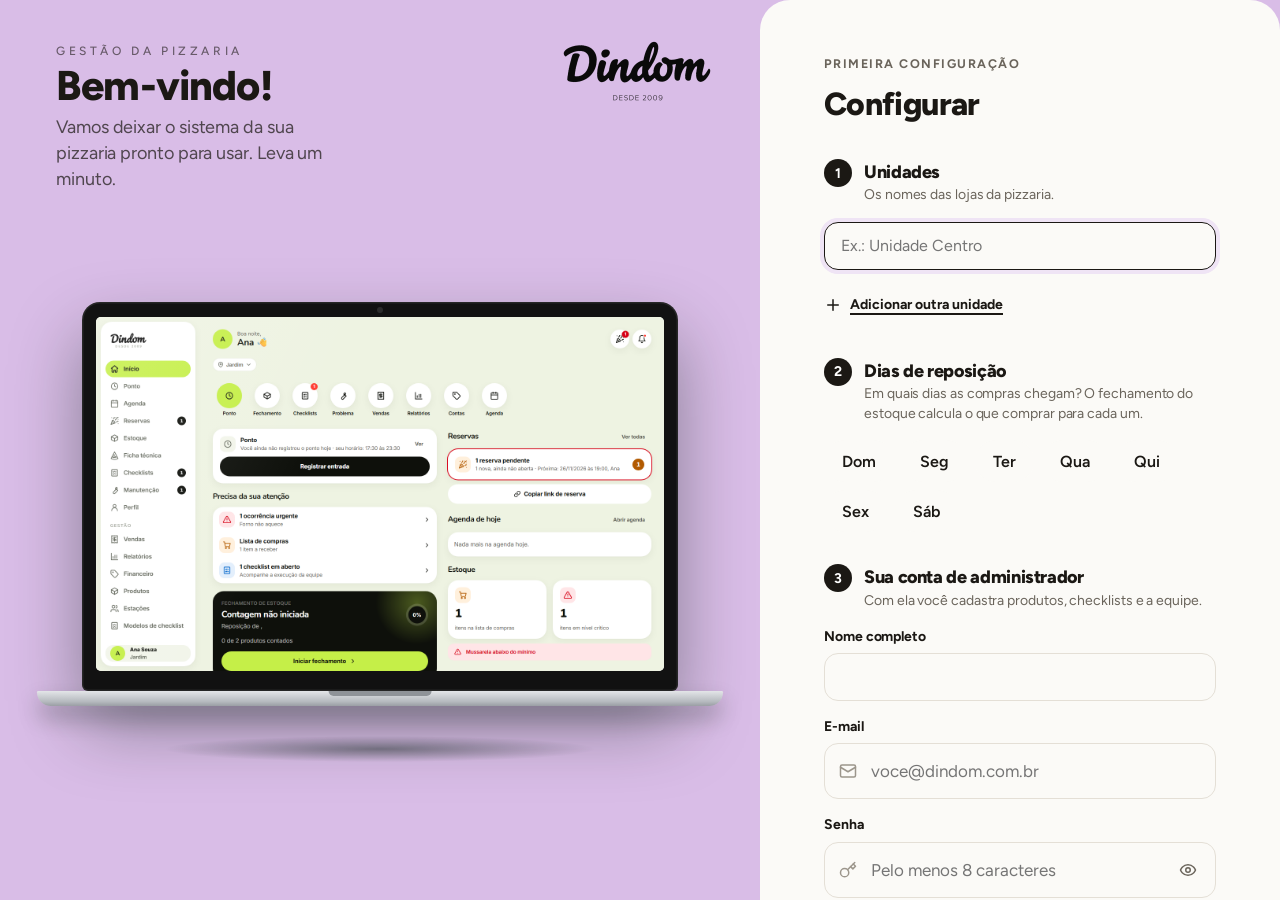
<file: index.html>
<!doctype html>
<html lang="pt-BR">
<head>
  <meta charset="utf-8">
  <meta name="viewport" content="width=device-width, initial-scale=1, viewport-fit=cover">
  <title>Dindom</title>
  <meta name="theme-color" content="#f3f0ea" media="(prefers-color-scheme: light)">
  <meta name="theme-color" content="#161412" media="(prefers-color-scheme: dark)">
  <meta name="mobile-web-app-capable" content="yes">
  <meta name="apple-mobile-web-app-capable" content="yes">
  <meta name="apple-mobile-web-app-status-bar-style" content="default">
  <meta name="apple-mobile-web-app-title" content="Dindom">
  <link rel="manifest" href="manifest.webmanifest">
  <link rel="icon" href="icons/icon-64.png" type="image/png">
  <link rel="apple-touch-icon" href="icons/icon-180.png">
  <link rel="preconnect" href="https://fonts.googleapis.com">
  <link rel="preconnect" href="https://fonts.gstatic.com" crossorigin>
  <link rel="stylesheet" href="https://fonts.googleapis.com/css2?family=Figtree:wght@400;500;600;700;800;900&display=swap">
  <link rel="stylesheet" href="css/tokens.css">
  <link rel="stylesheet" href="css/app.css">
  <link rel="stylesheet" href="css/screens.css">
  <link rel="stylesheet" href="css/agenda.css">
  <link rel="stylesheet" href="css/nota.css">
  <link rel="stylesheet" href="css/ponto.css">
  <link rel="stylesheet" href="css/login.css">
  <link rel="stylesheet" href="css/cmv.css">
  <link rel="stylesheet" href="css/relatorios.css">
  <link rel="stylesheet" href="css/desktop.css">
  <link rel="stylesheet" href="css/brand.css">
  <link rel="stylesheet" href="css/tema.css">
</head>
<body>
  <!-- Abertura: só a logo aparecendo. Toque para pular. -->
  <div id="splash" aria-hidden="true"><img src="icons/logo-black.png" alt=""></div>
  <div id="app"></div>
  <nav id="nav" class="nav" aria-label="Navegação principal"></nav>
  <div id="toasts" class="toasts" aria-live="polite"></div>

  <script src="js/icons.js"></script>
  <script src="js/vendor/supabase.js"></script>
  <script src="js/config.js"></script>
  <script src="js/data.js"></script>
  <script src="js/cloud.js"></script>
  <script src="js/ui.js"></script>
  <script src="js/geo.js"></script>
  <script src="js/auth.js"></script>
  <script src="js/media.js"></script>
  <script src="js/nfce.js"></script>
  <script src="js/ponto-core.js"></script>
  <script src="js/ponto-export.js"></script>
  <script src="js/screens/home.js"></script>
  <script src="js/screens/fechamento.js"></script>
  <script src="js/screens/estoque.js"></script>
  <script src="js/screens/nota-scan.js"></script>
  <script src="js/screens/nota.js"></script>
  <script src="js/screens/precos.js"></script>
  <script src="js/screens/checklists.js"></script>
  <script src="js/screens/manutencao.js"></script>
  <script src="js/screens/perfil.js"></script>
  <script src="js/agenda/core.js"></script>
  <script src="js/agenda/views.js"></script>
  <script src="js/agenda/form.js"></script>
  <script src="js/agenda/drag.js"></script>
  <script src="js/screens/agenda.js"></script>
  <script src="js/screens/reservas.js"></script>
  <script src="js/screens/equipe.js"></script>
  <script src="js/screens/ponto.js"></script>
  <script src="js/screens/ponto-equipe.js"></script>
  <script src="js/screens/login.js"></script>
  <script src="js/screens/setup.js"></script>
  <script src="js/screens/produtos.js"></script>
  <script src="js/screens/estacoes.js"></script>
  <script src="js/screens/checklist-edit.js"></script>
  <script src="js/screens/vendas-insights.js"></script>
  <script src="js/screens/vendas.js"></script>
  <script src="js/cmv-core.js"></script>
  <script src="js/cmv-seed.js"></script>
  <script src="js/fin-core.js"></script>
  <script src="js/screens/cmv.js"></script>
  <script src="js/screens/financeiro.js"></script>
  <script src="js/contas.js"></script>
  <script src="js/charts.js"></script>
  <script src="js/rel-core.js"></script>
  <script src="js/screens/relatorios.js"></script>
  <script src="js/alerts.js"></script>
  <script src="js/app.js"></script>
</body>
</html>
</file>
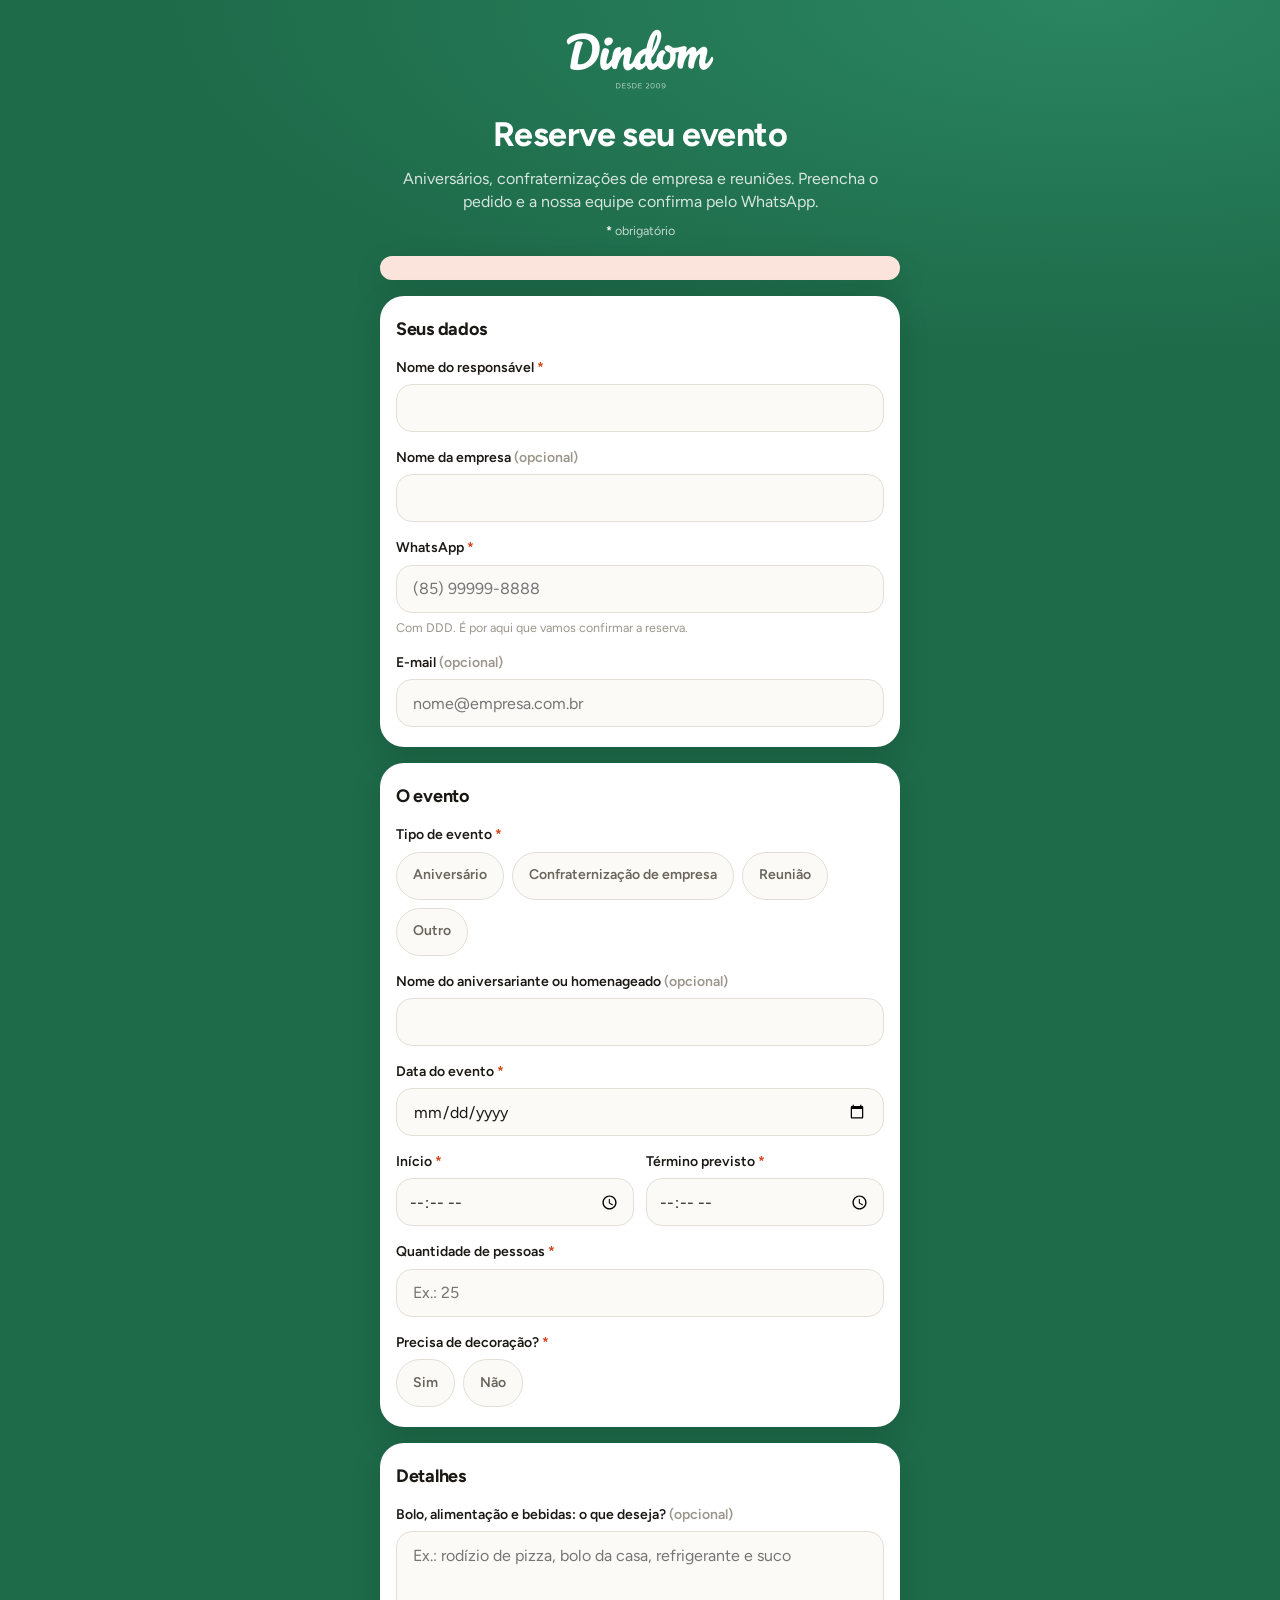
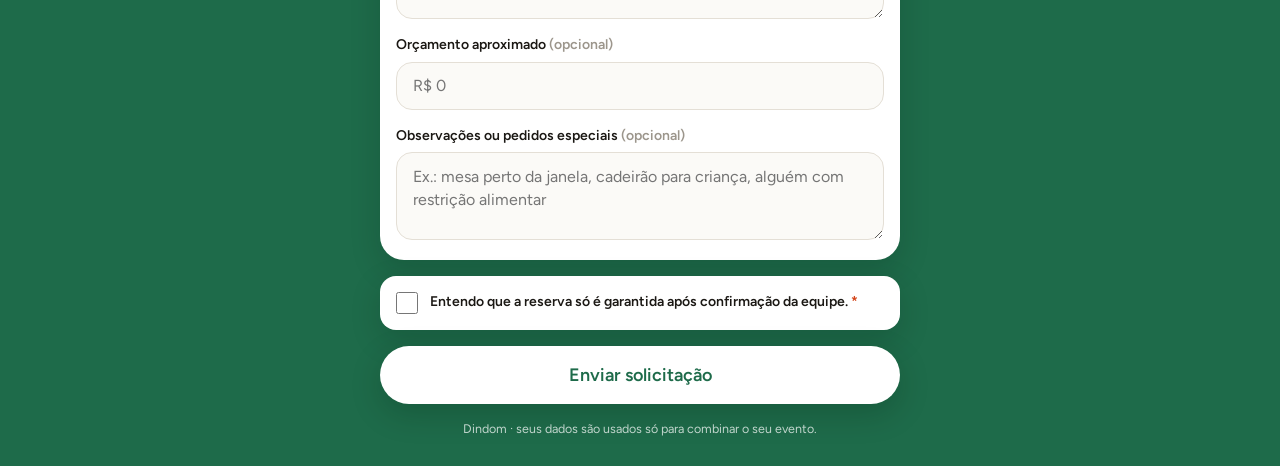
<file: reserva/index.html>
<!doctype html>
<!-- Sempre no tema claro: questionário em cartões brancos sobre o verde da marca, como a tela de entrada. -->
<html lang="pt-BR" data-theme="light">
<head>
  <meta charset="utf-8">
  <meta name="viewport" content="width=device-width, initial-scale=1, viewport-fit=cover">
  <title>Reservas · Dindom</title>
  <meta name="description" content="Reserve aniversários, confraternizações e eventos na Dindom.">
  <meta name="theme-color" content="#1e6b4a">
  <meta property="og:title" content="Reservas · Dindom">
  <meta property="og:description" content="Aniversários, confraternizações e eventos. Preencha e a equipe confirma pelo WhatsApp.">
  <meta property="og:image" content="../icons/icon-512.png">
  <link rel="icon" href="../icons/icon-64.png" type="image/png">
  <link rel="apple-touch-icon" href="../icons/icon-180.png">
  <link rel="preconnect" href="https://fonts.googleapis.com">
  <link rel="preconnect" href="https://fonts.gstatic.com" crossorigin>
  <link rel="stylesheet" href="https://fonts.googleapis.com/css2?family=Montserrat:wght@500;600;700&family=Figtree:wght@400;500;550;600;650;700&display=swap">
  <!-- Caminhos com "../": funcionam tanto em /reserva quanto em /reserva/ -->
  <link rel="stylesheet" href="../css/tokens.css">
  <link rel="stylesheet" href="../css/app.css">
  <link rel="stylesheet" href="../css/brand.css">
  <link rel="stylesheet" href="../reserva/reserva.css">
</head>
<body>
  <main class="rp" id="rp">
    <header class="rp-head">
      <img class="rp-logo" src="../icons/logo-white.png" alt="Dindom, desde 2009" width="150">
    </header>
    <div id="rp-body"><p class="muted" style="text-align:center">Carregando…</p></div>
  </main>

  <script src="../js/icons.js"></script>
  <script src="../js/vendor/supabase.js"></script>
  <script src="../js/config.js"></script>
  <script src="../reserva/reserva.js"></script>
</body>
</html>
</file>
<file: css/tokens.css>
/* Identidade Dindom: visual limpo e acolhedor. Fundo creme quente, cartões claros sem sombra pesada,
   lilás como cor da marca (cartão de boas-vindas, ícones, iniciais) e preto no que está ativo
   (menu, filtros, botão principal). Letra grande (Figtree) e bastante espaço.
   --lime ficou como apelido do "selecionado" (preto no claro, branco no escuro) para as telas antigas.
   Cor também tem significado: ok, atenção, crítico, informação e as cores das agendas. */
:root {
  --bg: #f3f0ea;              /* creme quente */
  --surface: #fbfaf7;         /* cartões */
  --surface-2: #ede9e2;       /* campos, botões secundários, fundo de ícone */
  --ink: #1b1814;
  --ink-2: #6a645b;
  --ink-3: #9c968c;
  --line: #e4dfd6;
  --accent: #1b1814;          /* ativo e botão principal: preto */
  --accent-ink: #ffffff;
  --accent-soft: #ece7df;
  --brand: #d9bde7;           /* lilás da marca: cartão de boas-vindas */
  --brand-2: #e7d3f0;         /* círculos decorativos do cartão */
  --brand-soft: #efe4f5;      /* fundo de ícones, iniciais e etiquetas */
  --brand-ink: #5e2f7e;       /* texto sobre o lilás claro */
  --lime: var(--accent);      /* apelidos usados pelas telas */
  --lime-2: var(--accent);
  --lime-ink: var(--accent-ink);
  --lime-soft: var(--brand-soft);
  --hero: var(--brand);
  --hero-ink: var(--ink);
  --ok: #1e8a3e;
  --ok-soft: #e1f2e4;
  --warn: #b35a00;
  --warn-soft: #fbecd8;
  --crit: #d4461b;            /* vermelho-alaranjado, como os números negativos */
  --crit-soft: #fbe4dc;
  --info: #3b5bdb;
  --info-soft: #e4e9fb;
  --scrim: rgba(27, 24, 20, .42);
  --shadow: none;
  --shadow-pop: 0 10px 30px rgba(40, 30, 20, .12);
  --logo-invert: 0;

  /* Cores das agendas (entregas, equipe, manutenção, reservas, financeiro) */
  --cal-1: #c76a12;
  --cal-2: #2a62c6;
  --cal-3: #7a4fd1;
  --cal-4: #1f8a57;
  --cal-5: #c2386b;
  --cal-6: #c93434;
  --cal-7: #a87b00;
  --cal-8: #59626e;
  --rv: #f2b230;
  --rv-2: #d88a0c;
  --rv-ink: #2a1a00;

  --font-display: "Figtree", -apple-system, BlinkMacSystemFont, "Segoe UI", system-ui, sans-serif;
  --font-body: "Figtree", -apple-system, BlinkMacSystemFont, "Segoe UI", system-ui, sans-serif;

  --fs-xs: .78rem;
  --fs-sm: .875rem;
  --fs-md: 1rem;
  --fs-lg: 1.125rem;
  --fs-xl: 1.5rem;
  --fs-2xl: 2.125rem;
  --fs-title: 2rem;

  --r-sm: 12px;
  --r-md: 16px;
  --r-lg: 24px;
  --r-pill: 999px;

  --sp-1: 4px;
  --sp-2: 8px;
  --sp-3: 12px;
  --sp-4: 16px;
  --sp-5: 20px;
  --sp-6: 28px;

  --tap: 48px;
  --nav-h: 76px;
  --side-w: 0px;
  --gutter: 16px;
  --safe-t: env(safe-area-inset-top, 0px);
  --safe-b: env(safe-area-inset-bottom, 0px);
  --safe-l: env(safe-area-inset-left, 0px);
  --safe-r: env(safe-area-inset-right, 0px);
  --ease: cubic-bezier(.2, .7, .2, 1);
  color-scheme: light;
}

@media (prefers-color-scheme: dark) {
  :root:not([data-theme="light"]) {
    --bg: #161412;
    --surface: #201d1a;
    --surface-2: #2c2824;
    --ink: #f3efe9;
    --ink-2: #b3aca1;
    --ink-3: #7d776e;
    --line: #36312c;
    --accent: #f3efe9;
    --accent-ink: #161412;
    --accent-soft: #2c2824;
    --brand: #4a3359;
    --brand-2: #57406a;
    --brand-soft: #352840;
    --brand-ink: #dcc2ec;
    --hero-ink: #ffffff;
    --ok: #4cc773;
    --ok-soft: #14291b;
    --warn: #f0a446;
    --warn-soft: #33240e;
    --crit: #ff7a4f;
    --crit-soft: #3a1c12;
    --info: #7f9bff;
    --info-soft: #1b2340;
    --scrim: rgba(0, 0, 0, .64);
    --shadow: none;
    --shadow-pop: 0 10px 30px rgba(0, 0, 0, .5);
    --logo-invert: 1;
    --cal-1: #f0a050;
    --cal-2: #79a6ff;
    --cal-3: #b294ff;
    --cal-4: #3ccf87;
    --cal-5: #ff7eb0;
    --cal-6: #ff7b7b;
    --cal-7: #f0c64a;
    --cal-8: #a8b1bd;
    --rv: #f5bb45;
    --rv-2: #cf8610;
    --rv-ink: #1f1400;
    color-scheme: dark;
  }
}

:root[data-theme="dark"] {
  --bg: #161412;
  --surface: #201d1a;
  --surface-2: #2c2824;
  --ink: #f3efe9;
  --ink-2: #b3aca1;
  --ink-3: #7d776e;
  --line: #36312c;
  --accent: #f3efe9;
  --accent-ink: #161412;
  --accent-soft: #2c2824;
  --brand: #4a3359;
  --brand-2: #57406a;
  --brand-soft: #352840;
  --brand-ink: #dcc2ec;
  --hero-ink: #ffffff;
  --ok: #4cc773;
  --ok-soft: #14291b;
  --warn: #f0a446;
  --warn-soft: #33240e;
  --crit: #ff7a4f;
  --crit-soft: #3a1c12;
  --info: #7f9bff;
  --info-soft: #1b2340;
  --scrim: rgba(0, 0, 0, .64);
  --shadow: none;
  --shadow-pop: 0 10px 30px rgba(0, 0, 0, .5);
  --logo-invert: 1;
  --cal-1: #f0a050;
  --cal-2: #79a6ff;
  --cal-3: #b294ff;
  --cal-4: #3ccf87;
  --cal-5: #ff7eb0;
  --cal-6: #ff7b7b;
  --cal-7: #f0c64a;
  --cal-8: #a8b1bd;
  --rv: #f5bb45;
  --rv-2: #cf8610;
  --rv-ink: #1f1400;
  color-scheme: dark;
}

/* Computador: menu lateral e margens maiores. */
@media (min-width: 900px) {
  :root { --nav-h: 0px; --side-w: 300px; --gutter: 40px; }
}
</file>
<file: css/app.css>
*, *::before, *::after { box-sizing: border-box; }
html, body { height: 100%; }
body {
  margin: 0;
  background: var(--bg);
  color: var(--ink);
  font: 400 var(--fs-md)/1.45 var(--font-body);
  -webkit-font-smoothing: antialiased;
  -webkit-tap-highlight-color: transparent;
  overscroll-behavior-y: none;
}
body::before {
  content: ""; position: fixed; inset: 0 0 auto; height: var(--safe-t);
  background: var(--bg); z-index: 30;
}
button, input, textarea, select { font: inherit; color: inherit; }
button { cursor: pointer; }
:focus-visible { outline: 2px solid var(--accent); outline-offset: 2px; }
h1, h2, h3 { font-family: var(--font-display); margin: 0; letter-spacing: -.01em; text-wrap: balance; }
p { margin: 0; }
.num { font-variant-numeric: tabular-nums; }
.muted { color: var(--ink-2); }
.faint { color: var(--ink-3); }
.sr-only { position: absolute; width: 1px; height: 1px; overflow: hidden; clip: rect(0 0 0 0); white-space: nowrap; }

/* ---------- Estrutura ---------- */
#app { min-height: 100%; display: flex; flex-direction: column; }
.screen {
  flex: 1;
  width: 100%; max-width: 560px; margin: 0 auto;
  padding-left: max(var(--gutter), var(--safe-l));
  padding-right: max(var(--gutter), var(--safe-r));
  padding-block: calc(var(--safe-t) + var(--sp-4)) calc(var(--nav-h) + var(--safe-b) + var(--sp-6));
  display: flex; flex-direction: column; gap: var(--sp-5);
  animation: enter .22s var(--ease);
}
.screen.has-dock { padding-bottom: calc(var(--nav-h) + var(--safe-b) + 112px); }
.screen.no-nav { padding-bottom: calc(var(--safe-b) + 120px); }
@keyframes enter { from { opacity: .4; transform: translateY(6px); } to { opacity: 1; transform: none; } }

.topbar { display: flex; align-items: center; gap: var(--sp-3); min-height: var(--tap); }
.topbar h1 { font-size: var(--fs-xl); flex: 1; min-width: 0; }
.topbar .sub { font-size: var(--fs-sm); color: var(--ink-2); }
.section { display: flex; flex-direction: column; gap: var(--sp-3); }
.section-head { display: flex; align-items: baseline; justify-content: space-between; gap: var(--sp-3); }
.section-head h2 { font-size: var(--fs-lg); }
.eyebrow { font-size: var(--fs-xs); font-weight: 600; letter-spacing: .06em; text-transform: uppercase; color: var(--ink-3); }

/* ---------- Botões ---------- */
.btn {
  display: inline-flex; align-items: center; justify-content: center; gap: var(--sp-2);
  min-height: var(--tap); padding: 0 var(--sp-5);
  border: 0; border-radius: var(--r-pill);
  font-weight: 600; font-size: var(--fs-md);
  background: var(--surface-2); color: var(--ink);
  transition: transform .12s var(--ease), opacity .12s, background .15s;
  text-decoration: none; white-space: nowrap;
}
.btn:active { transform: scale(.97); }
.btn[disabled] { opacity: .45; pointer-events: none; }
.btn.primary { background: var(--accent); color: var(--accent-ink); }
.btn.dark { background: var(--ink); color: var(--bg); }
.btn.ghost { background: transparent; padding: 0 var(--sp-3); color: var(--ink-2); }
.btn.block { width: 100%; }
.btn.sm { min-height: 40px; padding: 0 var(--sp-4); font-size: var(--fs-sm); }
.btn.busy { pointer-events: none; opacity: .7; }
.btn.busy::after {
  content: ""; width: 16px; height: 16px; border-radius: 50%;
  border: 2px solid currentColor; border-right-color: transparent;
  animation: spin .7s linear infinite;
}
@keyframes spin { to { transform: rotate(360deg); } }

.icon-btn {
  width: var(--tap); height: var(--tap); flex: none;
  display: grid; place-items: center;
  border: 0; border-radius: 50%; background: var(--surface); color: var(--ink);
  position: relative;
}
.icon-btn.plain { background: transparent; }
.icon-btn .dot {
  position: absolute; top: 11px; right: 12px; width: 9px; height: 9px;
  border-radius: 50%; background: var(--accent); border: 2px solid var(--surface);
}
.ico { width: 22px; height: 22px; flex: none; stroke: currentColor; fill: none; stroke-width: 2; stroke-linecap: round; stroke-linejoin: round; }
.ico.sm { width: 18px; height: 18px; }
.ico.lg { width: 28px; height: 28px; }

/* ---------- Cards ---------- */
.card {
  background: var(--surface); border-radius: var(--r-lg);
  padding: var(--sp-4); display: flex; flex-direction: column; gap: var(--sp-3);
  box-shadow: var(--shadow);
}
.card.tap { border: 0; text-align: left; width: 100%; transition: transform .12s var(--ease); }
.card.tap:active { transform: scale(.985); }
.card.hero { background: var(--ink); color: var(--bg); box-shadow: none; padding: var(--sp-5); gap: var(--sp-4); }
.card.hero .muted { color: color-mix(in srgb, var(--bg) 70%, transparent); }
.card-row { display: flex; align-items: center; gap: var(--sp-3); }
.card-row > .grow { flex: 1; min-width: 0; }
.card-title { font-weight: 650; font-size: var(--fs-md); }
.card-meta { font-size: var(--fs-sm); color: var(--ink-2); }
.tile {
  width: 40px; height: 40px; border-radius: 12px; flex: none;
  display: grid; place-items: center; background: var(--surface-2); color: var(--ink-2);
}
.tile.accent { background: var(--accent-soft); color: var(--accent); }
.tile.ok { background: var(--ok-soft); color: var(--ok); }
.tile.warn { background: var(--warn-soft); color: var(--warn); }
.tile.crit { background: var(--crit-soft); color: var(--crit); }
.tile.info { background: var(--info-soft); color: var(--info); }

.stat-grid { display: grid; grid-template-columns: 1fr 1fr; gap: var(--sp-3); }
.stat { font-family: var(--font-display); font-size: var(--fs-2xl); font-weight: 650; line-height: 1; }

.list { background: var(--surface); border-radius: var(--r-lg); box-shadow: var(--shadow); overflow: hidden; }
.list > * + * { border-top: 1px solid var(--line); }
.row {
  display: flex; align-items: center; gap: var(--sp-3);
  min-height: 60px; padding: var(--sp-3) var(--sp-4);
  width: 100%; background: transparent; border: 0; text-align: left;
}
.row > .grow { flex: 1; min-width: 0; }
button.row:active { background: var(--surface-2); }

/* ---------- Status e progresso ---------- */
.pill {
  display: inline-flex; align-items: center; gap: 6px;
  padding: 3px 10px; border-radius: var(--r-pill);
  font-size: var(--fs-xs); font-weight: 600; white-space: nowrap;
  background: var(--surface-2); color: var(--ink-2);
}
.pill::before { content: ""; width: 6px; height: 6px; border-radius: 50%; background: currentColor; }
.pill.no-dot::before { display: none; }
.pill.ok { background: var(--ok-soft); color: var(--ok); }
.pill.warn { background: var(--warn-soft); color: var(--warn); }
.pill.crit { background: var(--crit-soft); color: var(--crit); }
.pill.info { background: var(--info-soft); color: var(--info); }
.pill.accent { background: var(--accent-soft); color: var(--accent); }

.bar { height: 8px; border-radius: var(--r-pill); background: var(--surface-2); overflow: hidden; }
.bar > i { display: block; height: 100%; border-radius: inherit; background: var(--accent); transition: width .35s var(--ease); }
.bar.ok > i { background: var(--ok); }
.hero .bar { background: color-mix(in srgb, var(--bg) 18%, transparent); }

.ring { --p: 0; width: 56px; height: 56px; border-radius: 50%; flex: none; display: grid; place-items: center;
  background: conic-gradient(var(--accent) calc(var(--p) * 1%), color-mix(in srgb, var(--bg) 18%, transparent) 0);
}
.ring > span { width: 44px; height: 44px; border-radius: 50%; background: var(--ink); display: grid; place-items: center; font-size: var(--fs-sm); font-weight: 700; }

/* ---------- Chips ---------- */
.chips {
  display: flex; gap: var(--sp-2); overflow-x: auto; scrollbar-width: none;
  margin-inline: calc(-1 * max(var(--gutter), var(--safe-l))) calc(-1 * max(var(--gutter), var(--safe-r)));
  padding-inline: max(var(--gutter), var(--safe-l)) max(var(--gutter), var(--safe-r));
}
.chips::-webkit-scrollbar { display: none; }
.chip {
  flex: none; min-height: 40px; padding: 0 var(--sp-4); border-radius: var(--r-pill);
  border: 1px solid var(--line); background: var(--surface); color: var(--ink-2);
  font-size: var(--fs-sm); font-weight: 600; display: inline-flex; align-items: center; gap: 6px;
}
.chip[aria-pressed="true"] { background: var(--ink); border-color: var(--ink); color: var(--bg); }
.chip .count { font-variant-numeric: tabular-nums; opacity: .7; }

/* ---------- Formulários ---------- */
.field { display: flex; flex-direction: column; gap: 6px; }
.field > label, .field > .label { font-size: var(--fs-sm); font-weight: 600; }
.input, .textarea, .select {
  width: 100%; min-height: var(--tap); padding: 0 var(--sp-4);
  border-radius: var(--r-md); border: 1.5px solid var(--line); background: var(--surface);
  transition: border-color .15s;
}
.textarea { padding: var(--sp-3) var(--sp-4); min-height: 96px; resize: vertical; }
.input:focus, .textarea:focus, .select:focus { outline: none; border-color: var(--ink); }
.field.error .input, .field.error .textarea { border-color: var(--crit); }
.field .hint { font-size: var(--fs-xs); color: var(--ink-3); }
.field .err { font-size: var(--fs-xs); color: var(--crit); font-weight: 600; }

.seg { display: grid; grid-auto-flow: column; grid-auto-columns: 1fr; gap: var(--sp-2); }
.seg button {
  min-height: var(--tap); border-radius: var(--r-md); border: 1.5px solid var(--line);
  background: var(--surface); font-weight: 600; font-size: var(--fs-sm);
  display: flex; flex-direction: column; align-items: center; justify-content: center; gap: 2px;
}
.seg button[aria-pressed="true"] { border-color: var(--ink); background: var(--ink); color: var(--bg); }
.seg button[data-tone="crit"][aria-pressed="true"] { background: var(--crit); border-color: var(--crit); color: #fff; }
.seg button[data-tone="warn"][aria-pressed="true"] { background: var(--warn); border-color: var(--warn); color: #fff; }

/* ---------- Navegação inferior ---------- */
.nav {
  position: fixed; left: 0; right: 0; bottom: 0; z-index: 20;
  padding-left: max(8px, var(--safe-l)); padding-right: max(8px, var(--safe-r));
  padding-bottom: var(--safe-b);
  background: color-mix(in srgb, var(--surface) 92%, transparent);
  backdrop-filter: blur(14px); -webkit-backdrop-filter: blur(14px);
  border-top: 1px solid var(--line);
}
.nav ul { list-style: none; margin: 0 auto; padding: 0; max-width: 560px; height: var(--nav-h); display: grid; grid-template-columns: repeat(5, 1fr); }
.nav a {
  height: 100%; display: flex; flex-direction: column; align-items: center; justify-content: center; gap: 3px;
  color: var(--ink-3); text-decoration: none; font-size: 11px; font-weight: 600; position: relative;
}
.nav a[aria-current="page"] { color: var(--ink); }
.nav a[aria-current="page"] .ico { stroke-width: 2.4; }
.nav a[aria-current="page"]::before {
  content: ""; position: absolute; top: 0; width: 28px; height: 3px; border-radius: 0 0 3px 3px; background: var(--accent);
}
.nav .badge {
  position: absolute; top: 8px; left: calc(50% + 6px); min-width: 17px; height: 17px; padding: 0 4px;
  border-radius: var(--r-pill); background: var(--accent); color: var(--accent-ink);
  font-size: 10px; line-height: 17px; text-align: center;
}

/* ---------- Barra de ação fixa ---------- */
.dock {
  position: fixed; left: 0; right: 0; z-index: 15;
  bottom: calc(var(--nav-h) + var(--safe-b));
  padding: var(--sp-3) max(16px, var(--safe-r)) var(--sp-3) max(16px, var(--safe-l));
  background: var(--surface); border-top: 1px solid var(--line);
  box-shadow: 0 -6px 20px rgba(0,0,0,.06);
}
.dock.no-nav { bottom: 0; padding-bottom: calc(var(--sp-3) + var(--safe-b)); }
.dock-inner { max-width: 528px; margin: 0 auto; display: flex; align-items: center; gap: var(--sp-4); }
.dock-inner > .grow { flex: 1; min-width: 0; display: flex; flex-direction: column; gap: 6px; }

/* ---------- Painel inferior, toast, banner ---------- */
.sheet-wrap { position: fixed; inset: 0; z-index: 40; background: var(--scrim); display: flex; align-items: flex-end; animation: fade .18s; }
.sheet {
  width: 100%; max-width: 560px; margin: 0 auto; max-height: 88vh; overflow-y: auto;
  background: var(--surface); border-radius: var(--r-lg) var(--r-lg) 0 0;
  padding: var(--sp-3) max(16px, var(--safe-r)) calc(var(--sp-5) + var(--safe-b)) max(16px, var(--safe-l));
  display: flex; flex-direction: column; gap: var(--sp-4);
  animation: rise .24s var(--ease);
}
.sheet .grabber { width: 40px; height: 5px; border-radius: 3px; background: var(--line); margin: 0 auto; }
.sheet h2 { font-size: var(--fs-xl); }
@keyframes fade { from { opacity: 0; } }
@keyframes rise { from { transform: translateY(40px); opacity: .5; } }

.toasts { position: fixed; z-index: 50; left: 0; right: 0; top: calc(var(--safe-t) + 10px); display: flex; flex-direction: column; align-items: center; gap: 8px; pointer-events: none; padding-inline: 16px; }
.toast {
  pointer-events: auto; max-width: 420px; display: flex; align-items: center; gap: var(--sp-3);
  padding: 12px 16px; border-radius: var(--r-md); background: var(--ink); color: var(--bg);
  font-size: var(--fs-sm); font-weight: 600; box-shadow: 0 8px 24px rgba(0,0,0,.18);
  animation: drop .22s var(--ease);
}
.toast .ico { width: 18px; height: 18px; }
.toast.ok .ico { color: var(--ok); }
.toast.crit .ico { color: var(--crit); }
.toast button { background: none; border: 0; color: var(--accent); font-weight: 700; padding: 4px; }
@keyframes drop { from { transform: translateY(-12px); opacity: 0; } }

.banner {
  display: flex; align-items: center; gap: var(--sp-3); padding: var(--sp-3) var(--sp-4);
  border-radius: var(--r-md); font-size: var(--fs-sm); font-weight: 600;
  background: var(--warn-soft); color: var(--warn);
}
.banner.crit { background: var(--crit-soft); color: var(--crit); }
.banner > .grow { flex: 1; min-width: 0; }
.card-meta .ico, .muted .ico { vertical-align: -4px; }

/* ---------- Estados ---------- */
.empty { text-align: center; padding: var(--sp-6) var(--sp-4); display: flex; flex-direction: column; align-items: center; gap: var(--sp-2); color: var(--ink-2); }
.empty .tile { width: 56px; height: 56px; border-radius: 18px; margin-bottom: var(--sp-2); }
.empty h3 { color: var(--ink); font-size: var(--fs-lg); }

.skel { border-radius: var(--r-md); background: linear-gradient(90deg, var(--surface-2) 0%, var(--surface) 50%, var(--surface-2) 100%); background-size: 200% 100%; animation: shimmer 1.2s infinite linear; }
@keyframes shimmer { to { background-position: -200% 0; } }

/* ---------- Mídia ---------- */
.thumbs { display: flex; gap: var(--sp-2); flex-wrap: wrap; }
.thumb { position: relative; width: 84px; height: 84px; border-radius: var(--r-md); overflow: hidden; background: var(--surface-2); }
.thumb img, .thumb video { width: 100%; height: 100%; object-fit: cover; display: block; }
.thumb .rm { position: absolute; top: 4px; right: 4px; width: 28px; height: 28px; border-radius: 50%; border: 0; background: rgba(0,0,0,.6); color: #fff; display: grid; place-items: center; }
.thumb .rm .ico { width: 16px; height: 16px; }
.add-media {
  width: 84px; height: 84px; border-radius: var(--r-md); border: 1.5px dashed var(--line); background: transparent; color: var(--ink-2);
  display: flex; flex-direction: column; align-items: center; justify-content: center; gap: 4px; font-size: var(--fs-xs); font-weight: 600;
}

@media (prefers-reduced-motion: reduce) {
  *, *::before, *::after { animation-duration: .01ms !important; transition-duration: .01ms !important; }
}
</file>
<file: css/screens.css>
.view { flex: 1; display: flex; flex-direction: column; }

/* ---------- Fechamento: linha de contagem ---------- */
.count-row { display: flex; align-items: center; gap: var(--sp-3); padding: var(--sp-3) var(--sp-4); }
.count-info { flex: 1; min-width: 0; display: flex; flex-direction: column; gap: 2px; }
.count-need { display: flex; align-items: center; gap: 6px; font-size: var(--fs-sm); color: var(--ink-2); margin-top: 2px; }
.count-need b { color: var(--ink); }
.st-dot { width: 8px; height: 8px; border-radius: 50%; flex: none; border: 1.5px solid var(--ink-3); }
.count-row[data-state="ok"] .st-dot { background: var(--ok); border-color: var(--ok); }
.count-row[data-state="warn"] .st-dot { background: var(--warn); border-color: var(--warn); }
.count-row[data-state="crit"] .st-dot { background: var(--crit); border-color: var(--crit); }
.count-row[data-state="crit"] .count-need b { color: var(--crit); }
.count-input { flex: none; width: 108px; display: flex; flex-direction: column; align-items: stretch; gap: 3px; }
.count-input .input { text-align: center; font-size: var(--fs-lg); font-weight: 650; padding: 0 var(--sp-2); height: 52px; }
.count-row[data-state="pend"] .count-input .input { background: var(--surface-2); border-color: transparent; }
.count-row[data-state="pend"] .count-input .input:focus { background: var(--surface); border-color: var(--ink); }
.count-input.bad .input { border-color: var(--crit); }
.count-input .unit { font-size: var(--fs-xs); color: var(--ink-3); text-align: center; white-space: nowrap; overflow: hidden; text-overflow: ellipsis; }

/* ---------- Recebimento ---------- */
.stepper { display: grid; grid-template-columns: var(--tap) 1fr var(--tap); gap: var(--sp-2); align-items: center; }
.stepper .icon-btn { background: var(--surface-2); }
.stepper .input { text-align: center; font-size: var(--fs-xl); font-weight: 650; height: 56px; }

/* ---------- Checklist: tarefas ---------- */
.task { padding: 0; }
.task-hit {
  width: 100%; min-height: 64px; display: flex; align-items: flex-start; gap: var(--sp-3);
  padding: var(--sp-4); background: transparent; border: 0; text-align: left;
}
.task-hit:active { background: var(--surface-2); }
.task-hit .grow { flex: 1; min-width: 0; display: flex; flex-direction: column; gap: 6px; }
.task-text { font-weight: 550; }
.task-tags { display: flex; flex-wrap: wrap; gap: 6px; }
.task-tags:empty { display: none; }
.box {
  width: 28px; height: 28px; flex: none; border-radius: 9px; border: 2px solid var(--ink-3);
  display: grid; place-items: center; color: transparent; transition: background .15s, border-color .15s, transform .15s var(--ease);
}
.task.done .box { background: var(--ok); border-color: var(--ok); color: #fff; transform: scale(1.04); }
.task.done .task-text { color: var(--ink-3); text-decoration: line-through; text-decoration-thickness: 1.5px; }
.task-photo { display: flex; gap: var(--sp-2); padding: 0 var(--sp-4) var(--sp-4) calc(var(--sp-4) + 28px + var(--sp-3)); }

/* ---------- Manutenção ---------- */
.chips.wrap { flex-wrap: wrap; overflow: visible; margin-inline: 0; padding-inline: 0; }
.field.error .chips .chip, .field.error .seg button { border-color: var(--crit); }
.kv { display: grid; grid-template-columns: auto 1fr; gap: 6px var(--sp-4); font-size: var(--fs-sm); }
.kv span { color: var(--ink-2); }
.kv b { font-weight: 600; min-width: 0; }
.timeline { list-style: none; margin: 0; padding: 0 0 0 var(--sp-2); display: flex; flex-direction: column; }
.timeline li { position: relative; padding: 0 0 var(--sp-4) var(--sp-5); display: flex; flex-direction: column; gap: 2px; font-size: var(--fs-sm); border-left: 2px solid var(--line); }
.timeline li:last-child { border-left-color: transparent; padding-bottom: 0; }
.timeline li::before { content: ""; position: absolute; left: -7px; top: 2px; width: 12px; height: 12px; border-radius: 50%; background: var(--surface); border: 2px solid var(--ink-3); }
.timeline li.now::before { background: var(--accent); border-color: var(--accent); }
.timeline li.now span:last-child { font-weight: 600; }
.success-mark {
  width: 84px; height: 84px; border-radius: 50%; display: grid; place-items: center;
  background: var(--ok-soft); color: var(--ok); animation: pop .4s var(--ease);
}
.success-mark .ico { width: 40px; height: 40px; stroke-width: 2.6; }
@keyframes pop { 0% { transform: scale(.6); opacity: 0; } 70% { transform: scale(1.08); } 100% { transform: none; } }

/* ---------- Perfil ---------- */
.avatar { width: 56px; height: 56px; border-radius: 50%; display: grid; place-items: center; background: var(--accent-soft); color: var(--accent); font: 700 var(--fs-xl) var(--font-display); flex: none; }
.unread-dot { width: 10px; height: 10px; border-radius: 50%; background: var(--accent); flex: none; }
.switch { appearance: none; width: 48px; height: 28px; border-radius: var(--r-pill); background: var(--line); position: relative; flex: none; cursor: pointer; transition: background .15s; margin: 0; }
.switch::after { content: ""; position: absolute; top: 3px; left: 3px; width: 22px; height: 22px; border-radius: 50%; background: #fff; box-shadow: 0 1px 3px rgba(0,0,0,.25); transition: transform .18s var(--ease); }
.switch:checked { background: var(--ok); }
.switch:checked::after { transform: translateX(20px); }

/* ---------- Admin › Colaboradores ---------- */
.emp-card .avatar { width: 44px; height: 44px; font-size: var(--fs-md); }
.emp-card.inactive { opacity: .6; }
/* Lixeira em cada pessoa da lista e no topo do cadastro. */
.emp-wrap { position: relative; }
.emp-wrap .emp-card .card-row:last-child { padding-right: 44px; }
.emp-del { position: absolute; z-index: 1; bottom: 10px; right: 10px; width: 40px; height: 40px; color: var(--crit); }
.emp-del-top { color: var(--crit); }
.chip-sep { flex: none; width: 1px; margin: 8px 4px; background: var(--line); }
.pin { font: 700 var(--fs-xl) var(--font-display); letter-spacing: .18em; }
.pin-big { display: flex; gap: 10px; justify-content: center; padding: var(--sp-2) 0; }
.pin-big span {
  width: 52px; height: 64px; border-radius: var(--r-md); background: var(--surface-2);
  display: grid; place-items: center; font: 700 2rem var(--font-display);
}
/* Dados de acesso mostrados depois do cadastro */
.access-card { width: 100%; max-width: 400px; text-align: left; gap: var(--sp-2); }
.access-row { display: flex; justify-content: space-between; align-items: baseline; gap: var(--sp-3); padding: 8px 0; border-bottom: 1px solid var(--line); font-size: var(--fs-sm); }
.access-row span { color: var(--ink-2); }
.access-row b { min-width: 0; overflow-wrap: anywhere; text-align: right; }
.temp-pass { font: 700 var(--fs-xl) var(--font-display); letter-spacing: .06em; }
/* ---------- Primeira configuração ---------- */
.setup-form { gap: var(--sp-3); }
.setup-step { display: flex; gap: var(--sp-3); align-items: flex-start; margin-top: var(--sp-4); }
.setup-step h3 { font-size: var(--fs-lg); }
.setup-step .muted { font-size: var(--fs-sm); }
.step-n { width: 28px; height: 28px; flex: none; border-radius: 50%; display: grid; place-items: center; font: 700 var(--fs-sm) var(--font-display); background: var(--login-green, var(--ink)); color: #fff; }
.unit-line { display: flex; gap: var(--sp-2); align-items: center; margin-bottom: var(--sp-2); }
.unit-line .input { flex: 1; }

/* ---------- Produtos ---------- */
.ideal-grid { display: grid; grid-template-columns: repeat(auto-fill, minmax(150px, 1fr)); gap: var(--sp-3); }
.qty-unit { display: flex; align-items: center; gap: var(--sp-2); }
.qty-unit .input { flex: 1; min-width: 0; text-align: right; font-weight: 600; }
.qty-unit span { min-width: 40px; color: var(--ink-2); font-size: var(--fs-sm); }

/* ---------- Editor de checklist ---------- */
.task-edit { display: flex; align-items: flex-start; gap: var(--sp-2); padding: var(--sp-3); }
.task-edit > .grow { flex: 1; min-width: 0; display: flex; flex-direction: column; gap: var(--sp-2); }
.te-order { display: flex; flex-direction: column; }
.te-order .icon-btn { width: 36px; height: 30px; transform: rotate(90deg); }
.te-order .icon-btn[disabled] { opacity: .25; }
.te-flags { display: flex; gap: var(--sp-4); flex-wrap: wrap; font-size: var(--fs-sm); color: var(--ink-2); }
.te-flags label { display: inline-flex; align-items: center; gap: 6px; min-height: 32px; cursor: pointer; }
.te-flags input { width: 18px; height: 18px; accent-color: var(--ink); }
/* ---------- Vendas (Cardápio Web) ---------- */
.cw-kpis .stat, .cw-stages .stat { font-size: var(--fs-xl); }
.cw-rank > .grow { display: flex; flex-direction: column; gap: 4px; }
.cw-rank-head { display: flex; align-items: baseline; justify-content: space-between; gap: var(--sp-3); }
.cw-rank-head .card-title { min-width: 0; overflow: hidden; text-overflow: ellipsis; white-space: nowrap; }
.cw-rank .bar { height: 6px; margin-top: 2px; }
.banner.info { background: var(--info-soft); color: var(--info); }
.cw-ins { gap: var(--sp-2); }
.cw-ins-value { font: 650 var(--fs-lg)/1.25 var(--font-display); overflow-wrap: anywhere; }
.cw-ins-text { margin: 0; font-size: var(--fs-sm); color: var(--ink-2); }
.cw-ins-do { display: flex; gap: var(--sp-2); align-items: flex-start; padding: var(--sp-2) var(--sp-3); border-radius: var(--r-md); background: var(--surface-2); font-size: var(--fs-sm); }
.cw-ins-do .ico { flex: none; margin-top: 2px; color: var(--accent); }
.cw-ins .btn.sm { align-self: flex-start; }
.cw-decision { align-items: flex-start; }
.cw-decision-n { flex: none; width: 26px; height: 26px; border-radius: 50%; display: grid; place-items: center; background: var(--ink); color: var(--bg); font-size: var(--fs-sm); font-weight: 700; }
.cw-decision .card-title { font-weight: 600; }

/* ---------- Fechamento por estação ---------- */
.banner.ok { background: var(--ok-soft); color: var(--ok); }
.count-sub { display: flex; flex-direction: column; gap: var(--sp-2); }
.count-sub + .count-sub { margin-top: var(--sp-3); }
.kind-pick { display: grid; gap: var(--sp-2); }
.kind-pick button { display: flex; flex-direction: column; align-items: flex-start; gap: 2px; text-align: left; padding: var(--sp-3) var(--sp-4); border-radius: var(--r-md); border: 1.5px solid var(--line); background: var(--surface); color: var(--ink); }
.kind-pick button[aria-pressed="true"] { border-color: var(--ink); box-shadow: inset 0 0 0 1px var(--ink); }
.kind-pick button b { font-size: var(--fs-md, 1rem); }
.kind-pick button span { font-size: var(--fs-xs); color: var(--ink-2); }
.org-row { flex-wrap: wrap; }
.org-row > .grow { min-width: 160px; }
.org-ctrl { display: flex; flex-wrap: wrap; align-items: center; gap: var(--sp-2); }
.seg.sm { gap: 4px; }
.seg.sm button { min-height: 38px; padding: 0 10px; font-size: var(--fs-xs); }
.select.sm { min-height: 38px; width: auto; min-width: 150px; padding: 0 var(--sp-3); font-size: var(--fs-sm); }
@media (max-width: 599px) { .org-ctrl { flex-basis: 100%; } .org-ctrl .seg { flex: 1; } .org-ctrl .select { flex: 1; } }

/* Dias da semana dos checklists (js/screens/checklist-edit.js) */
.day-pick { display: flex; flex-direction: column; gap: var(--sp-2); align-items: flex-start; }
.day-row { display: grid; grid-template-columns: repeat(7, minmax(0, 1fr)); gap: 6px; width: 100%; }
.day-row button {
  min-height: var(--tap); border-radius: var(--r-md); border: 1.5px solid var(--line); background: var(--surface);
  font-size: var(--fs-sm); font-weight: 650; color: var(--ink-2); padding: 0;
}
.day-row button[aria-pressed="true"] { background: var(--ink); border-color: var(--ink); color: var(--bg); }
/* Em "todos os dias" os 7 aparecem marcados, mais claros: o primeiro toque escolhe só aquele dia. */
.day-row button.soft[aria-pressed="true"] { background: var(--accent-soft); border-color: var(--line); color: var(--ink); }
.day-pick .hint { font-size: var(--fs-xs); color: var(--ink-2); font-weight: 600; }
.te-days {
  display: inline-flex; align-items: center; gap: 6px; min-height: 32px; padding: 0 10px; border-radius: var(--r-pill);
  border: 1px dashed var(--line); background: transparent; color: var(--ink-2); font-size: var(--fs-sm); font-weight: 550;
}
.te-days .ico { width: 16px; height: 16px; }
.te-days.on { border-style: solid; border-color: var(--info); background: var(--info-soft); color: var(--info); font-weight: 650; }
.task-tags .pill .ico { width: 13px; height: 13px; }

/* Aviso de status da manutenção (js/screens/manutencao.js): trava o app até "OK, obrigado". */
.ack-wrap {
  position: fixed; inset: 0; z-index: 60; background: var(--scrim);
  display: flex; align-items: center; justify-content: center; padding: max(16px, var(--safe-t)) 16px max(16px, var(--safe-b));
  animation: fade .18s;
}
.ack {
  width: 100%; max-width: 400px; background: var(--surface); border-radius: var(--r-lg); padding: var(--sp-6) var(--sp-5) var(--sp-5);
  display: flex; flex-direction: column; align-items: center; gap: var(--sp-3); text-align: center;
  box-shadow: 0 24px 60px rgba(0, 0, 0, .3); animation: rise .24s var(--ease);
}
.ack-ico { width: 64px; height: 64px; border-radius: 20px; }
.ack h2 { font-size: var(--fs-xl); }
.ack-what { font-weight: 600; color: var(--ink-2); }
.ack-status { display: flex; align-items: center; gap: 6px; flex-wrap: wrap; justify-content: center; }
.ack-status .ico { color: var(--ink-3); }
.ack .btn { margin-top: var(--sp-2); }
/* Filtro de canal de venda (js/screens/vendas.js) */
.cw-channels .chip[aria-pressed="false"] { text-decoration: line-through; opacity: .75; }
/* Aviso de pedido cancelado (js/alerts.js): o motivo em destaque */
.cx-reason { display: flex; flex-direction: column; gap: 2px; width: 100%; padding: var(--sp-3) var(--sp-4); border-radius: var(--r-md); background: var(--crit-soft); color: var(--crit); text-align: center; }
.cx-reason span { font-size: var(--fs-xs); font-weight: 600; letter-spacing: .06em; text-transform: uppercase; }
.cx-reason b { font-size: var(--fs-lg); line-height: 1.25; }
</file>
<file: css/agenda.css>
/* Agenda: tela de altura fixa; só a área da visão rola (cabeçalho e controles ficam parados). */
.screen.agenda-screen {
  flex: none; height: 100vh; height: 100dvh; min-height: 0; overflow: hidden; gap: 0; animation: none;
  padding-top: calc(var(--safe-t) + var(--sp-2));
  padding-bottom: calc(var(--nav-h) + var(--safe-b));
}
.ag-layout { flex: 1; min-height: 0; display: flex; gap: var(--sp-6); }
.ag-main { flex: 1; min-width: 0; min-height: 0; display: flex; flex-direction: column; gap: var(--sp-2); }
.ag-bar { display: flex; align-items: center; gap: var(--sp-1); min-height: var(--tap); }
.ag-bar .grow { flex: 1; }
/* Bloco (e não flex): assim o título mede a largura do texto e só encurta com reticências quando falta espaço. */
.ag-title { display: block; background: none; border: 0; padding: 0 4px; min-height: var(--tap); min-width: 0; text-align: left; white-space: nowrap; overflow: hidden; text-overflow: ellipsis; }
.ag-title h1 { display: inline; font-size: var(--fs-xl); line-height: var(--tap); text-wrap: nowrap; white-space: nowrap; }
.ag-title .ico { vertical-align: -3px; margin-left: 2px; }
.ag-view { flex: 1; min-height: 0; overflow: auto; overscroll-behavior: contain; position: relative; border-radius: var(--r-lg); background: var(--surface); box-shadow: var(--shadow); }
.ag-view.view-lista { background: transparent; box-shadow: none; border-radius: 0; }

.fab {
  position: fixed; z-index: 16; width: 60px; height: 60px; border-radius: 20px; border: 0;
  right: max(var(--gutter), var(--safe-r)); bottom: calc(var(--nav-h) + var(--safe-b) + 16px);
  background: var(--accent); color: var(--accent-ink); display: grid; place-items: center;
  box-shadow: 0 8px 24px color-mix(in srgb, var(--accent) 40%, transparent);
}
.fab .ico { width: 28px; height: 28px; }
.fab:active { transform: scale(.95); }

/* ---------- Grade de horários ---------- */
.tg { --gut: 52px; min-width: 100%; }
.tg-head, .tg-allday, .tg-body { display: grid; grid-template-columns: var(--gut) repeat(var(--days), minmax(0, 1fr)); }
.tg-head { position: sticky; top: 0; z-index: 3; background: var(--surface); border-bottom: 1px solid var(--line); }
.tg-day { background: none; border: 0; padding: 8px 0 6px; display: flex; flex-direction: column; align-items: center; gap: 2px; color: var(--ink-2); }
.tg-day .dow { font-size: 11px; font-weight: 600; letter-spacing: .04em; }
.tg-day .dnum { width: 36px; height: 36px; border-radius: 50%; display: grid; place-items: center; font: 600 var(--fs-xl) var(--font-display); color: var(--ink); }
.tg-day.today .dow { color: var(--accent); }
.tg-day.today .dnum { background: var(--accent); color: var(--accent-ink); }
.tg-allday { position: sticky; top: 67px; z-index: 3; background: var(--surface); border-bottom: 1px solid var(--line); }
.tg-ad-cell { padding: 3px 2px; display: flex; flex-direction: column; gap: 2px; border-left: 1px solid var(--line); min-width: 0; }
.chip-ev, .mg-ev {
  display: block; width: 100%; text-align: left; border: 0; border-radius: 6px; padding: 2px 6px;
  font-size: 12px; font-weight: 600; white-space: nowrap; overflow: hidden; text-overflow: ellipsis;
  background: var(--c); color: var(--surface);  /* texto claro no tema claro, escuro no tema escuro */
}
.tg-body { position: relative; }
.tg-hours { position: relative; height: calc(24 * var(--hour)); }
.tg-hours span { position: absolute; right: 8px; transform: translateY(-50%); font-size: 11px; color: var(--ink-3); font-variant-numeric: tabular-nums; }
.tg-col {
  position: relative; height: calc(24 * var(--hour)); border-left: 1px solid var(--line); cursor: cell;
  background-image: repeating-linear-gradient(to bottom, var(--line) 0 1px, transparent 1px var(--hour));
}
.tg-col.today { background-color: color-mix(in srgb, var(--accent) 3%, transparent); }
.ev {
  position: absolute; z-index: 1; overflow: hidden; text-align: left; cursor: pointer;
  border: 0; border-radius: 6px; padding: 3px 6px;
  background: var(--c); color: var(--surface);  /* cor cheia, como os eventos de dia inteiro */
  display: flex; flex-direction: column; gap: 1px; font-size: 12px; line-height: 1.25;
  box-shadow: 0 0 0 1px var(--surface);
}
.ev b { font-weight: 650; overflow: hidden; text-overflow: ellipsis; }
.ev span { color: color-mix(in srgb, var(--surface) 85%, transparent); white-space: nowrap; overflow: hidden; text-overflow: ellipsis; }
.ev.short { flex-direction: row; align-items: center; padding-block: 0; white-space: nowrap; }
.ev.past, .chip-ev.past, .mg-ev.past, .ag-item.past { opacity: .75; }
.ev:hover { z-index: 2; filter: brightness(.92); }
.now-line { position: absolute; left: -1px; right: 0; height: 2px; background: var(--crit); z-index: 2; pointer-events: none; }
.now-line::before { content: ""; position: absolute; left: -6px; top: -5px; width: 12px; height: 12px; border-radius: 50%; background: var(--crit); }

/* ---------- Mês ---------- */
.mg { height: 100%; min-height: 420px; display: flex; flex-direction: column; }
.mg-head { display: grid; grid-template-columns: repeat(7, minmax(0, 1fr)); border-bottom: 1px solid var(--line); }
.mg-head span { text-align: center; font-size: 11px; font-weight: 600; letter-spacing: .04em; color: var(--ink-3); padding: 8px 0; }
.mg-grid { flex: 1; display: grid; grid-template-columns: repeat(7, minmax(0, 1fr)); grid-template-rows: repeat(var(--rows), minmax(72px, 1fr)); }
.mg-cell { border-right: 1px solid var(--line); border-bottom: 1px solid var(--line); padding: 4px 3px; display: flex; flex-direction: column; gap: 2px; min-width: 0; overflow: hidden; cursor: pointer; }
.mg-cell:nth-child(7n) { border-right: 0; }
.mg-cell.other { background: color-mix(in srgb, var(--surface-2) 45%, transparent); }
.mg-cell.other .mg-num { color: var(--ink-3); }
.mg-num { align-self: center; width: 28px; height: 28px; border-radius: 50%; border: 0; background: none; font-size: var(--fs-sm); font-weight: 600; color: var(--ink); flex: none; }
.mg-cell.today .mg-num { background: var(--accent); color: var(--accent-ink); }
.mg-ev { font-size: 11px; padding: 1px 5px; border-radius: 4px; }
.mg-ev:not(.allday) { background: color-mix(in srgb, var(--c) 24%, var(--surface)); color: var(--ink); padding-left: 4px; }
.mg-ev i { display: inline-block; width: 8px; height: 8px; border-radius: 50%; background: var(--c); margin-right: 3px; }
.mg-ev .t { display: none; color: var(--ink-2); font-weight: 500; }
.mg-more { border: 0; background: none; font-size: 11px; font-weight: 600; color: var(--ink-2); text-align: left; padding: 0 4px; }

/* ---------- Programação ---------- */
.ag-list { display: flex; flex-direction: column; gap: var(--sp-2); padding-bottom: 96px; }
.ag-month { font-size: var(--fs-lg); padding: var(--sp-4) 0 var(--sp-1); }
.ag-month:first-child { padding-top: var(--sp-1); }
.ag-day { display: grid; grid-template-columns: 52px minmax(0, 1fr); gap: var(--sp-2); align-items: start; }
.ag-date { background: none; border: 0; display: flex; flex-direction: column; align-items: center; gap: 2px; padding-top: 6px; color: var(--ink-2); }
.ag-date .dow { font-size: 11px; font-weight: 600; }
.ag-date .dnum { width: 36px; height: 36px; border-radius: 50%; display: grid; place-items: center; font: 600 var(--fs-lg) var(--font-display); color: var(--ink); }
.ag-day.today .ag-date .dow { color: var(--accent); }
.ag-day.today .ag-date .dnum { background: var(--accent); color: var(--accent-ink); }
.ag-items { display: flex; flex-direction: column; gap: 6px; min-width: 0; }
.ag-item {
  display: flex; align-items: stretch; gap: var(--sp-3); width: 100%; text-align: left; border: 0;
  padding: 10px 12px; border-radius: var(--r-md); background: var(--surface); box-shadow: var(--shadow); min-height: 56px;
}
.ag-item .grow { flex: 1; min-width: 0; display: flex; flex-direction: column; gap: 2px; }
.ag-item b { font-weight: 650; }
.ev-bar { width: 5px; border-radius: 4px; background: var(--c); flex: none; }
.ag-item { background: color-mix(in srgb, var(--c) 16%, var(--surface)); }
.ag-none { padding: 14px 4px; color: var(--ink-3); font-size: var(--fs-sm); border-bottom: 1px dashed var(--line); }

/* ---------- Minicalendário e filtros ---------- */
.mini { display: flex; flex-direction: column; gap: var(--sp-2); }
.mini-head { display: flex; align-items: center; gap: 2px; }
.mini-head b { flex: 1; font-size: var(--fs-sm); padding-left: 6px; }
.mini-head .icon-btn { width: 36px; height: 36px; }
.mini-grid { display: grid; grid-template-columns: repeat(7, 1fr); text-align: center; row-gap: 2px; }
.mini-grid span { font-size: 11px; font-weight: 600; color: var(--ink-3); padding: 4px 0; }
.mini-grid button { position: relative; aspect-ratio: 1; max-width: 100%; border: 0; border-radius: 50%; background: none; font-size: var(--fs-sm); font-variant-numeric: tabular-nums; color: var(--ink); }
.mini-grid button.other { color: var(--ink-3); }
.mini-grid button.has::after { content: ""; position: absolute; bottom: 3px; left: 50%; width: 4px; height: 4px; margin-left: -2px; border-radius: 50%; background: var(--ink-3); }
.mini-grid button.sel { background: var(--accent-soft); color: var(--accent); font-weight: 700; }
.mini-grid button.today { background: var(--accent); color: var(--accent-ink); font-weight: 700; }
.mini-grid button.today::after { background: var(--accent-ink); }
.cal-filters { display: flex; flex-direction: column; }
.cal-filter { display: flex; align-items: center; gap: var(--sp-3); min-height: 44px; font-size: var(--fs-sm); font-weight: 550; cursor: pointer; }
.cal-filter input { position: absolute; opacity: 0; pointer-events: none; }
.box-c { width: 20px; height: 20px; border-radius: 5px; border: 2px solid var(--c); display: grid; place-items: center; color: transparent; flex: none; }
.cal-filter input:checked + .box-c { background: var(--c); color: var(--surface); }
.cal-filter input:focus-visible + .box-c { outline: 2px solid var(--accent); outline-offset: 2px; }
.cal-dot { width: 10px; height: 10px; border-radius: 50%; background: var(--c); }

/* ---------- Detalhe e formulário ---------- */
.ev-detail { display: flex; flex-direction: column; gap: var(--sp-4); }
.ev-swatch { width: 18px; height: 18px; border-radius: 5px; background: var(--c); flex: none; }
.ev-lines { display: flex; flex-direction: column; gap: var(--sp-3); }
.ev-lines > div { display: flex; gap: var(--sp-3); align-items: flex-start; }
.ev-lines .ico { margin-top: 2px; color: var(--ink-2); }
.ev-when { display: grid; grid-template-columns: 1.4fr 1fr 1fr; gap: var(--sp-2); }
.ev-when .input { padding: 0 var(--sp-2); }
.seg button .ico { margin-bottom: 2px; }

/* ---------- Início: agenda de hoje ---------- */
.today-ev { display: flex; align-items: center; gap: var(--sp-3); }
.today-ev .ev-bar { align-self: stretch; }
.today-ev .time { width: 48px; flex: none; font-size: var(--fs-sm); font-weight: 650; }

@media (min-width: 900px) {
  .screen.agenda-screen { padding-top: var(--sp-5); padding-bottom: var(--sp-5); }
  .ag-side { width: 248px; flex: none; display: flex; flex-direction: column; gap: var(--sp-5); overflow-y: auto; }
  .ag-side > * { flex: none; }
  .ag-title h1 { font-size: var(--fs-2xl); font-weight: 600; }
  .ag-bar { gap: var(--sp-2); margin-bottom: var(--sp-2); }
  .ag-views { margin-left: var(--sp-3); grid-auto-columns: auto; }
  .ag-views button { min-height: 40px; padding: 0 var(--sp-4); }
  .tg { --gut: 64px; }
  .tg-day { flex-direction: row; justify-content: center; gap: 8px; padding: 10px 0; }
  .tg-day .dnum { width: 40px; height: 40px; }
  .tg-allday { top: 61px; }
  .mg-grid { grid-template-rows: repeat(var(--rows), minmax(92px, 1fr)); }
  .mg-cell { padding: 6px; }
  .mg-ev { font-size: 12px; }
  .mg-ev .t { display: inline; }
  .ag-view.view-lista { max-width: 760px; }
  .ag-list { padding-bottom: var(--sp-6); }
}

/* ---------- Arrastar para criar ---------- */
/* Segurar o dedo na grade não seleciona texto nem abre o menu do navegador. */
.tg-col { -webkit-user-select: none; user-select: none; -webkit-touch-callout: none; }
.ag-view.dragging, .ag-view.dragging .tg-col { cursor: ns-resize; }
.ev.ghost {
  left: 0; width: calc(100% - 3px); z-index: 4; pointer-events: none;
  background: var(--ink); color: var(--bg); border-left: 0;
  box-shadow: 0 8px 22px rgba(0, 0, 0, .28);
  transition: top 70ms ease-out, height 70ms ease-out;
  animation: ghost-in .16s var(--ease);
}
.ev.ghost span { color: color-mix(in srgb, var(--bg) 78%, transparent); }
.ev.ghost.short { flex-direction: column; justify-content: center; padding-block: 2px; }
.ev.ghost.short span { font-size: 11px; }
.ev.ghost.placed { box-shadow: 0 0 0 2px var(--surface), 0 8px 22px rgba(0, 0, 0, .28); }
@keyframes ghost-in { from { opacity: 0; transform: scale(.96); } }
/* Dica do gesto (aparece até o primeiro uso). */
.ag-hint {
  display: flex; align-items: center; gap: var(--sp-2); padding: 4px 4px 4px var(--sp-3);
  border-radius: var(--r-md); background: var(--surface-2); font-size: var(--fs-sm); font-weight: 550; color: var(--ink-2);
}
.ag-hint .grow { flex: 1; min-width: 0; }
.ag-hint .icon-btn { width: 36px; height: 36px; }
/* Cor do evento: "da agenda" ou uma das cores */
.color-pick { display: flex; flex-wrap: wrap; align-items: center; gap: 10px; }
.color-pick button { width: 36px; height: 36px; border-radius: 50%; border: 0; background: var(--c); color: #fff; display: grid; place-items: center; cursor: pointer; }
.color-pick button .ico { opacity: 0; }
.color-pick button[aria-pressed="true"] { box-shadow: 0 0 0 2px var(--surface), 0 0 0 4px var(--ink); }
.color-pick button[aria-pressed="true"] .ico { opacity: 1; }
.color-pick button.auto { width: auto; padding: 0 14px 0 10px; border-radius: 999px; background: var(--surface-2); color: var(--ink); display: inline-flex; gap: 8px; font-size: var(--fs-sm); font-weight: 600; }

/* ---------- Reservas do link público (js/screens/reservas.js) ---------- */
/* Dourado com texto escuro: se destaca dos outros eventos, que são cor cheia com texto claro. */
.ev.rv, .chip-ev.rv, .mg-ev.rv, .mg-ev.rv:not(.allday) { background: linear-gradient(135deg, var(--rv), var(--rv-2)); color: var(--rv-ink); }
.ev.rv { box-shadow: 0 0 0 1px var(--surface), inset 0 0 0 1px rgba(255, 255, 255, .35); }
.ev.rv span { color: color-mix(in srgb, var(--rv-ink) 78%, transparent); }
.ev.rv.st-confirmada { box-shadow: 0 0 0 1px var(--surface), inset 4px 0 0 var(--ok); }
.mg-ev.rv i { background: var(--rv-ink); }
.mg-ev.rv .t { color: var(--rv-ink); }
.ag-item.rv { background: color-mix(in srgb, var(--rv) 24%, var(--surface)); }
.ag-item.rv .ev-bar { background: linear-gradient(var(--rv), var(--rv-2)); }

/* Selos: RESERVA, status (pendente amarelo, confirmada verde, recusada/cancelada cinza), NOVA e conflito. */
.rv em { font-style: normal; }
.rv-tags { display: flex; flex-wrap: wrap; gap: 3px; font-style: normal; margin-bottom: 1px; }
.rv-tag, .rv-st, .rv-new-tag, .rv-warn {
  display: inline-block; padding: 0 5px; border-radius: 4px; white-space: nowrap; vertical-align: 1px;
  font: 700 9.5px/16px var(--font-display); letter-spacing: .06em; text-transform: uppercase;
}
.rv-tag { background: var(--rv-ink); color: var(--rv); }
.st-pendente .rv-st { background: #fff1b8; color: #6b4e00; }
.st-confirmada .rv-st { background: var(--ok); color: var(--surface); }
.st-recusada .rv-st, .st-cancelada .rv-st { background: var(--ink-3); color: var(--surface); }
.rv-new-tag, .rv-warn { background: var(--crit); color: var(--surface); }
:is(.mg-ev, .chip-ev, .ev.short) :is(.rv-new-tag, .rv-warn) { padding: 0 3px; margin-right: 3px; font-size: 8.5px; line-height: 13px; }

/* Recusada ou cancelada: continua na agenda, em cinza e riscada. */
:is(.ev, .chip-ev, .mg-ev, .ag-item).rv:is(.st-recusada, .st-cancelada) { background: var(--surface-2); color: var(--ink-3); box-shadow: 0 0 0 1px var(--surface); }
:is(.ev, .chip-ev, .mg-ev, .ag-item).rv:is(.st-recusada, .st-cancelada) span { color: var(--ink-3); }
:is(.ev, .ag-item).rv:is(.st-recusada, .st-cancelada) b, :is(.chip-ev, .mg-ev).rv:is(.st-recusada, .st-cancelada) { text-decoration: line-through; }
.rv:is(.st-recusada, .st-cancelada) .rv-tag { background: var(--ink-3); color: var(--surface); }
.ag-item.rv:is(.st-recusada, .st-cancelada) .ev-bar, .mg-ev.rv:is(.st-recusada, .st-cancelada) i { background: var(--ink-3); }

/* Nova (pendente que ninguém abriu): borda vermelha piscando. Conflito: contorno tracejado. */
.rv.rv-new { animation: rv-pulse 1.4s ease-in-out infinite; z-index: 2; }
@keyframes rv-pulse {
  0%, 100% { box-shadow: 0 0 0 2px var(--crit), 0 0 0 5px color-mix(in srgb, var(--crit) 30%, transparent); }
  50% { box-shadow: 0 0 0 2px var(--crit), 0 0 0 0 transparent; }
}
.rv.rv-conflict { outline: 2px dashed var(--crit); outline-offset: -2px; }
.rv-conflict-banner { flex: none; width: 100%; border: 0; text-align: left; cursor: pointer; }

/* Painel da reserva */
.rv-detail { display: flex; flex-direction: column; gap: var(--sp-3); }
.rv-head, .rv-pills { display: flex; flex-wrap: wrap; gap: 6px; align-items: center; }
.pill.rv-pill { background: linear-gradient(135deg, var(--rv), var(--rv-2)); color: var(--rv-ink); text-transform: uppercase; letter-spacing: .06em; font-family: var(--font-display); }
.rv-head .ico, .rv-pills .ico { width: 14px; height: 14px; }
.pill.rv-status.off { text-decoration: line-through; }
.rv-dl { margin: 0; display: flex; flex-direction: column; }
.rv-dl > div { display: grid; grid-template-columns: minmax(0, 2fr) minmax(0, 3fr); gap: var(--sp-3); padding: 9px 0; border-top: 1px solid var(--line); }
.rv-dl > div:first-child { border-top: 0; }
.rv-dl dt { color: var(--ink-2); font-size: var(--fs-sm); }
.rv-dl dd { margin: 0; font-weight: 600; white-space: pre-line; overflow-wrap: anywhere; }
.rv-actions { display: flex; flex-direction: column; gap: var(--sp-2); }
.btn.rv-confirm { background: var(--ok); color: var(--surface); }
.btn.rv-wa { background: #25d366; color: #06301a; }

/* Tela Reservas, Início e menu */
.rv-row { align-items: flex-start; }
.rv-row .ev-bar { align-self: stretch; background: linear-gradient(var(--rv), var(--rv-2)); }
.rv-row .grow { display: flex; flex-direction: column; gap: 3px; }
.rv-row > .ico { align-self: center; color: var(--ink-3); }
.rv-time { width: 44px; flex: none; font-weight: 650; font-size: var(--fs-sm); padding-top: 1px; }
.rv-row:is(.st-recusada, .st-cancelada) .rv-title { text-decoration: line-through; color: var(--ink-3); }
.rv-row:is(.st-recusada, .st-cancelada) .ev-bar { background: var(--ink-3); }
.rv-row.rv-new { background: color-mix(in srgb, var(--crit) 7%, transparent); }
.tile.rv-tile { background: linear-gradient(135deg, var(--rv), var(--rv-2)); color: var(--rv-ink); }
.rv-url { overflow-wrap: anywhere; }
.rv-link-actions { display: flex; flex-wrap: wrap; gap: var(--sp-2); }
.rv-home.rv-new { box-shadow: 0 0 0 2px var(--crit), var(--shadow); }
.rv-count { min-width: 30px; height: 30px; padding: 0 8px; border-radius: var(--r-pill); background: var(--warn); color: var(--surface); display: grid; place-items: center; font-weight: 700; }
.icon-btn .nbadge {
  position: absolute; top: 3px; right: 1px; min-width: 18px; height: 18px; padding: 0 5px; border-radius: var(--r-pill);
  background: var(--crit); color: var(--surface); font-size: 10.5px; font-weight: 700; line-height: 18px; text-align: center;
}
</file>
<file: css/nota.css>
/* Escanear nota, conferir itens e Onde comprar. */

.quick-actions { display: flex; flex-direction: column; gap: var(--sp-2); }
@media (min-width: 900px) { .quick-actions { flex-direction: row; } .quick-actions .btn { width: auto; flex: 0 0 auto; padding: 0 var(--sp-6); } }

/* ---------- Leitor (tela cheia, sempre escura como uma câmera) ---------- */
.scan-screen {
  position: fixed; inset: 0; z-index: 30; background: #000; color: #fff; overflow: hidden;
  display: flex; flex-direction: column; align-items: center;
}
.scan-video { position: absolute; inset: 0; width: 100%; height: 100%; object-fit: cover; }
.scan-screen::after { /* escurece em volta da moldura para destacar a área de leitura */
  content: ""; position: absolute; inset: 0; pointer-events: none;
  background: radial-gradient(ellipse 62% 40% at 50% 44%, transparent 60%, rgba(0, 0, 0, .55) 61%);
}
.scan-top {
  position: relative; z-index: 2; width: 100%; display: flex; align-items: center; gap: var(--sp-3);
  padding: calc(var(--safe-t) + var(--sp-3)) max(16px, var(--safe-r)) var(--sp-3) max(16px, var(--safe-l));
}
.scan-title { flex: 1; text-align: center; font: 600 var(--fs-md) var(--font-display); }
.scan-btn { background: rgba(255, 255, 255, .14); color: #fff; backdrop-filter: blur(8px); -webkit-backdrop-filter: blur(8px); }
.scan-btn.on { background: #fff; color: #000; }
.scan-frame {
  position: relative; z-index: 2; margin-top: 10vh; width: min(68vw, 300px); aspect-ratio: 1; max-width: 100%;
}
.scan-frame i { position: absolute; width: 34px; height: 34px; border: 4px solid #fff; }
.scan-frame i:nth-child(1) { top: 0; left: 0; border-right: 0; border-bottom: 0; border-top-left-radius: 18px; }
.scan-frame i:nth-child(2) { top: 0; right: 0; border-left: 0; border-bottom: 0; border-top-right-radius: 18px; }
.scan-frame i:nth-child(3) { bottom: 0; left: 0; border-right: 0; border-top: 0; border-bottom-left-radius: 18px; }
.scan-frame i:nth-child(4) { bottom: 0; right: 0; border-left: 0; border-top: 0; border-bottom-right-radius: 18px; }
.scan-line {
  position: absolute; left: 10%; right: 10%; height: 2px; top: 12%; border-radius: 2px;
  background: #fff; box-shadow: 0 0 12px 2px rgba(255, 255, 255, .6);
  animation: scan-move 2.2s ease-in-out infinite alternate;
}
@keyframes scan-move { to { top: 86%; } }
.no-cam .scan-line { display: none; }
.no-cam .scan-frame i { border-color: rgba(255, 255, 255, .3); }
.scan-msg { position: relative; z-index: 2; margin-top: var(--sp-5); max-width: 32ch; text-align: center; font-size: var(--fs-md); line-height: 1.5; padding-inline: 16px; text-shadow: 0 1px 6px rgba(0, 0, 0, .6); }
.scan-actions {
  position: relative; z-index: 2; margin-top: auto; width: 100%; max-width: 440px;
  display: flex; flex-direction: column; gap: var(--sp-2);
  padding: var(--sp-4) max(16px, var(--safe-r)) calc(var(--sp-5) + var(--safe-b)) max(16px, var(--safe-l));
}
.scan-alt { background: rgba(255, 255, 255, .14); color: #fff; backdrop-filter: blur(8px); -webkit-backdrop-filter: blur(8px); }
.scan-demo { color: rgba(255, 255, 255, .7); align-self: center; }
.key-input { letter-spacing: .04em; font-size: var(--fs-md); }

/* ---------- Conferir nota ---------- */
.nota-head .nota-total { font: 700 var(--fs-lg) var(--font-display); }
.nota-key { font-size: 11px; letter-spacing: .04em; word-break: break-all; }
.nota-row { display: flex; align-items: flex-start; gap: var(--sp-3); padding: var(--sp-3) var(--sp-4); }
.nota-row > .grow { flex: 1; min-width: 0; display: flex; flex-direction: column; gap: 6px; align-items: flex-start; }
.nota-row.off > .grow { opacity: .55; }
.nota-desc { font-size: var(--fs-xs); font-weight: 600; letter-spacing: .02em; color: var(--ink-2); text-transform: uppercase; }
.nota-desc .num { text-transform: none; font-weight: 500; letter-spacing: 0; }
.nota-prod {
  display: inline-flex; align-items: center; gap: 6px; max-width: 100%; min-height: 36px; padding: 0 10px;
  border: 1.5px solid var(--line); border-radius: var(--r-sm); background: var(--surface); text-align: left;
}
.nota-prod b { overflow: hidden; text-overflow: ellipsis; white-space: nowrap; }
.nota-tags { flex-wrap: wrap; gap: 6px; }
.nota-tags:empty { display: none; }
.nota-check { position: relative; padding-top: 2px; cursor: pointer; }
.nota-check input { position: absolute; opacity: 0; width: 28px; height: 28px; margin: 0; cursor: pointer; }
.nota-check input:checked + .box { background: var(--ink); border-color: var(--ink); color: var(--bg); }
.nota-check input:disabled + .box { opacity: .35; }
.nota-check input:focus-visible + .box { outline: 2px solid var(--accent); outline-offset: 2px; }
.nota-qty { flex: none; width: 88px; display: flex; flex-direction: column; gap: 3px; }
.nota-qty .input { text-align: center; font-weight: 650; padding: 0 6px; }
.nota-qty .input.bad { border-color: var(--crit); }
.nota-qty .unit { font-size: var(--fs-xs); color: var(--ink-3); text-align: center; }

/* ---------- Onde comprar ---------- */
.reco .eyebrow { display: flex; align-items: center; gap: 6px; }
.reco-total { display: flex; align-items: baseline; justify-content: space-between; gap: var(--sp-3); padding-top: var(--sp-2); border-top: 1px solid color-mix(in srgb, var(--bg) 18%, transparent); }
.reco-total b { font: 700 var(--fs-2xl) var(--font-display); }
.reco-pill { background: color-mix(in srgb, var(--bg) 16%, transparent); color: inherit; }
.price-chips { display: flex; flex-wrap: wrap; gap: 6px; }
.price-chip {
  display: inline-flex; align-items: baseline; gap: 6px; padding: 5px 10px; border-radius: var(--r-pill);
  background: var(--surface-2); font-size: var(--fs-xs); color: var(--ink-2);
}
.price-chip b { color: var(--ink); font-weight: 650; }
.price-chip.win { background: var(--ok-soft); color: var(--ok); }
.price-chip.win b { color: var(--ok); }

.nota-head .grow .card-meta { white-space: nowrap; overflow: hidden; text-overflow: ellipsis; }

/* Leitura da nota por foto (js/screens/nota-scan.js) */
.nota-photos { display: grid; grid-template-columns: repeat(auto-fill, minmax(96px, 1fr)); gap: var(--sp-2); }
.nota-photo { position: relative; aspect-ratio: 3 / 4; border-radius: var(--r-md); overflow: hidden; background: var(--surface-2); box-shadow: var(--shadow); }
.nota-photo img { width: 100%; height: 100%; object-fit: cover; display: block; }
.nota-photo span { position: absolute; left: 6px; bottom: 6px; min-width: 22px; height: 22px; border-radius: 11px; background: var(--ink); color: var(--bg); font-size: var(--fs-xs); font-weight: 700; display: grid; place-items: center; }
.nota-photo .rm { position: absolute; top: 4px; right: 4px; width: 30px; height: 30px; border-radius: 50%; border: 0; background: color-mix(in srgb, var(--ink) 70%, transparent); color: var(--bg); display: grid; place-items: center; }
.nota-new { flex-wrap: wrap; gap: var(--sp-2); margin-top: 6px; }
</file>
<file: css/ponto.css>
/* Ponto: relógio, botão de registro, espelho e visão da equipe. */

.pos { color: var(--ok); }
.neg { color: var(--crit); }
.stat-grid.three { grid-template-columns: repeat(3, minmax(0, 1fr)); gap: var(--sp-2); }
.stat-grid.three .stat { font-size: 1.25rem; }
.stat-grid.three .card { padding: var(--sp-3); gap: 4px; }
.stat-grid.four { grid-template-columns: repeat(2, minmax(0, 1fr)); }
@media (min-width: 900px) { .stat-grid.four { grid-template-columns: repeat(4, minmax(0, 1fr)); } .stat-grid.three { gap: var(--sp-4); } }

/* ---------- Relógio e registro ---------- */
.ponto-hero { align-items: center; text-align: center; gap: var(--sp-2); padding-block: var(--sp-6) var(--sp-5); }
.ponto-clock { font: 700 clamp(3.4rem, 18vw, 4.6rem)/1 var(--font-display); letter-spacing: -.03em; }
.ponto-clock small { font-size: .38em; font-weight: 600; opacity: .55; margin-left: 2px; letter-spacing: 0; }
.ponto-status { display: flex; align-items: center; justify-content: center; gap: 8px; flex-wrap: wrap; font-size: var(--fs-sm); margin-top: var(--sp-2); max-width: 36ch; }
.ponto-status [class^="dot-"] { width: 9px; height: 9px; border-radius: 50%; flex: none; background: color-mix(in srgb, var(--bg) 45%, transparent); }
.ponto-status .dot-trabalhando { background: var(--ok); box-shadow: 0 0 0 4px color-mix(in srgb, var(--ok) 25%, transparent); animation: pulse 1.8s ease-in-out infinite; }
.ponto-status .dot-intervalo { background: var(--warn); }
@keyframes pulse { 50% { box-shadow: 0 0 0 7px color-mix(in srgb, var(--ok) 0%, transparent); } }
.ponto-actions { width: 100%; display: flex; flex-direction: column; gap: var(--sp-2); margin-top: var(--sp-3); }
.btn.ghost-inv { background: transparent; color: var(--bg); border: 1.5px solid color-mix(in srgb, var(--bg) 40%, transparent); }

.today-marks { display: grid; grid-template-columns: repeat(4, minmax(0, 1fr)); gap: var(--sp-2); }
.tm { background: var(--surface); border-radius: var(--r-md); padding: var(--sp-3) var(--sp-2); display: flex; flex-direction: column; align-items: center; gap: 4px; box-shadow: var(--shadow); }
.tm .eyebrow { font-size: 9px; letter-spacing: .1em; }
.tm b { font: 700 var(--fs-lg) var(--font-display); color: var(--ink-3); }
.tm.done b { color: var(--ink); }

/* ---------- Espelho ---------- */
.ponto-day { align-items: flex-start; }
.pd-date { width: 48px; flex: none; display: flex; flex-direction: column; font-size: var(--fs-xs); color: var(--ink-2); text-transform: uppercase; letter-spacing: .04em; }
.pd-date b { font: 700 var(--fs-sm) var(--font-display); color: var(--ink); }
.pd-marks { font-size: var(--fs-sm); font-weight: 550; white-space: nowrap; overflow: hidden; text-overflow: ellipsis; }
.pd-total { flex: none; display: flex; flex-direction: column; align-items: flex-end; gap: 2px; font-size: var(--fs-xs); }
.pd-total b { font-size: var(--fs-sm); }

/* ---------- Confirmação e comprovante ---------- */
.punch-confirm { display: flex; flex-direction: column; align-items: center; text-align: center; gap: var(--sp-2); padding-top: var(--sp-2); }
.punch-time { font: 700 3.2rem/1 var(--font-display); letter-spacing: -.02em; }
.punch-time small { font-size: .4em; opacity: .5; }
.receipt-box {
  width: 100%; display: flex; flex-direction: column; gap: 2px; padding: var(--sp-3); margin-top: var(--sp-2);
  border: 1.5px dashed var(--line); border-radius: var(--r-md); font-size: var(--fs-sm); color: var(--ink-2);
}
.receipt-box span:first-child { color: var(--ink); font-weight: 650; }

/* ---------- Ponto por código ---------- */
.pin-dots { display: flex; justify-content: center; gap: 16px; padding: var(--sp-2) 0; }
.pin-dots i { width: 16px; height: 16px; border-radius: 50%; border: 2px solid var(--ink-3); transition: background .12s, border-color .12s; }
.pin-dots i.on { background: var(--ink); border-color: var(--ink); }
.pin-dots.shake { animation: shake .4s; }
@keyframes shake { 20%, 60% { transform: translateX(-8px); } 40%, 80% { transform: translateX(8px); } }
.pin-err { text-align: center; color: var(--crit); font-size: var(--fs-sm); font-weight: 600; }
.keypad { display: grid; grid-template-columns: repeat(3, 1fr); gap: var(--sp-2); max-width: 320px; width: 100%; margin: 0 auto; }
.key { height: 64px; border: 0; border-radius: var(--r-md); background: var(--surface-2); font: 600 1.6rem var(--font-display); display: grid; place-items: center; }
.key:active { background: var(--line); transform: scale(.97); }

/* ---------- Equipe ---------- */
.avatar.sm { width: 40px; height: 40px; font-size: var(--fs-sm); }
.team-card { border: 0; text-align: left; }
.table-wrap { overflow-x: auto; background: var(--surface); border-radius: var(--r-lg); box-shadow: var(--shadow); }
.ponto-table { width: 100%; border-collapse: collapse; font-size: var(--fs-sm); min-width: 480px; }
.ponto-table th { text-align: left; font: 500 11px var(--font-display); letter-spacing: .12em; text-transform: uppercase; color: var(--ink-3); padding: var(--sp-3) var(--sp-4); border-bottom: 1px solid var(--line); }
.ponto-table td { padding: var(--sp-3) var(--sp-4); border-bottom: 1px solid var(--line); vertical-align: top; }
.ponto-table tr:last-child td { border-bottom: 0; }
.ponto-table td .card-meta { display: block; }
.ponto-table tbody tr { cursor: pointer; }
@media (hover: hover) { .ponto-table tbody tr:hover { background: var(--surface-2); } }
.seg-wrap { grid-auto-flow: row; grid-template-columns: repeat(4, minmax(0, 1fr)); }
.seg-wrap button { font-size: var(--fs-xs); padding: 0 4px; }

/* Cartão de ponto no Início */
.ponto-mini-actions { display: flex; gap: var(--sp-2); }
.ponto-mini-actions .btn { flex: 1; }
/* Correção do ponto pelo gerente: horário com botão de apagar ao lado */
.ed-time { display: flex; gap: 4px; align-items: center; }
.ed-time .input { flex: 1; min-width: 0; padding: 0 var(--sp-3); }
.ed-time .icon-btn { width: 40px; height: 40px; color: var(--ink-3); }
</file>
<file: css/login.css>
/* Login: marca em verde-escuro com a logo branca; o formulário segue o tema do app. */

.login {
  --login-green: #1e6b4a;        /* verde da tela de entrada (o mesmo nos dois temas); logo branca com bom contraste */
  --login-green-hi: #2a8560;     /* um tom acima, para hover, foco e profundidade */
  position: fixed; inset: 0; z-index: 25; overflow-y: auto; overscroll-behavior: contain;
  display: flex; flex-direction: column; background: var(--login-green);
}
.login.leaving { animation: login-out .26s ease forwards; }
@keyframes login-out { to { opacity: 0; transform: scale(.99); } }

/* ---------- Marca: logo no canto superior direito, saudação embaixo à esquerda ---------- */
.login-brand {
  position: relative; flex: 1 0 auto; min-height: 34vh;
  display: flex; flex-direction: column; justify-content: flex-end; align-items: flex-start;
  padding: calc(var(--safe-t) + 96px) max(24px, var(--safe-r)) 40px max(24px, var(--safe-l)); color: #fff;
  /* leve profundidade no verde, sem virar gradiente chamativo */
  background: radial-gradient(110% 80% at 85% 0%, var(--login-green-hi) 0%, var(--login-green) 65%);
}
.login-logo {
  position: absolute; top: calc(var(--safe-t) + 22px); right: max(22px, var(--safe-r));
  width: 124px; height: auto; user-select: none; -webkit-user-drag: none;
  animation: login-logo .7s cubic-bezier(.2, .7, .2, 1) both;
}
.login-hello { display: flex; flex-direction: column; gap: 6px; max-width: 30ch; animation: login-fade .7s ease .2s both; }
.login-hello h2 { font: 700 2.1rem/1.05 var(--font-display); letter-spacing: -.02em; color: #fff; }
.login-hello p:last-child { color: rgba(255, 255, 255, .78); font-size: var(--fs-md); }
.login-tag { font: 500 10.5px var(--font-display); letter-spacing: .3em; text-transform: uppercase; color: rgba(255, 255, 255, .7); }
@keyframes login-logo { from { opacity: 0; transform: translateY(-6px); filter: blur(3px); } }
@keyframes login-fade { from { opacity: 0; transform: translateY(8px); } }
/* ---------- Formulário ---------- */
.login-card {
  background: var(--surface); color: var(--ink); border-radius: 28px 28px 0 0;
  padding: 30px max(20px, var(--safe-r)) calc(24px + var(--safe-b)) max(20px, var(--safe-l));
  animation: login-card .55s cubic-bezier(.2, .7, .2, 1) .08s both;
}
@keyframes login-card { from { transform: translateY(40px); opacity: 0; } }
.login-form { max-width: 420px; margin: 0 auto; display: flex; flex-direction: column; gap: var(--sp-4); }
.login-form h1 { font-size: 2rem; margin-top: -6px; }
.login-form > .muted { margin-top: -8px; }

.input-icon { position: relative; }
.input-icon > .ico { position: absolute; left: 15px; top: 50%; transform: translateY(-50%); color: var(--ink-3); pointer-events: none; }
.input-icon .input { padding-left: 46px; height: 56px; font-size: 1.0625rem; } /* 17px evita o zoom automático do iPhone */
.pass-wrap .input { padding-right: 52px; }
.pass-eye { position: absolute; right: 6px; top: 50%; transform: translateY(-50%); width: 44px; height: 44px; color: var(--ink-2); }
.login .input:focus { border-color: var(--login-green); box-shadow: 0 0 0 4px color-mix(in srgb, var(--login-green) 14%, transparent); }
.login :focus-visible { outline-color: var(--login-green); }

.login-err { margin: -4px 0 0; padding: 10px 12px; border-radius: 12px; background: var(--crit-soft); color: var(--crit); font-size: var(--fs-sm); font-weight: 600; }
.login-remember { display: flex; flex-direction: row-reverse; align-items: center; justify-content: space-between; gap: var(--sp-3); min-height: 44px; font-weight: 550; cursor: pointer; }
.login .switch:checked { background: var(--login-green); }
.login .btn.primary { background: var(--login-green); color: #fff; }
.login .btn.primary:hover { background: var(--login-green-hi); filter: none; }
.login-go { min-height: 58px; font-size: var(--fs-lg); }
.login-forgot { align-self: center; color: var(--ink-2); }

.pass-rules { list-style: none; margin: -8px 0 0; padding: 0; display: flex; gap: var(--sp-4); flex-wrap: wrap; font-size: var(--fs-xs); color: var(--ink-3); }
.pass-rules li { display: flex; align-items: center; gap: 6px; }
.pass-rules li::before { content: ""; width: 8px; height: 8px; border-radius: 50%; border: 1.5px solid currentColor; }
.pass-rules li.ok { color: var(--ok); font-weight: 600; }
.pass-rules li.ok::before { background: currentColor; }

.login-demo { border-top: 1px solid var(--line); padding-top: var(--sp-3); color: var(--ink-2); font-size: var(--fs-sm); }
.login-demo summary { display: flex; align-items: center; gap: 6px; min-height: 40px; cursor: pointer; list-style: none; font-weight: 600; }
.login-demo summary::-webkit-details-marker { display: none; }
.login-demo-list { display: flex; flex-wrap: wrap; gap: var(--sp-2); margin: var(--sp-2) 0; }

/* ---------- Notebook flutuando (só no computador) ---------- */
.login-device { display: none; }

/* ---------- Computador: verde com o notebook à esquerda, login à direita ---------- */
@media (min-width: 900px) {
  .login { flex-direction: row; }
  .login-brand {
    order: 1; flex: 1.15; min-height: 0; padding: 44px 56px 36px;
    display: grid; grid-template-columns: minmax(0, 1fr); grid-template-rows: auto 1fr;
    justify-content: stretch; align-content: stretch; justify-items: start; align-items: start;
  }
  .login-logo { top: 40px; right: 48px; width: 150px; }
  .login-hello { max-width: min(30ch, calc(100% - 190px)); }
  .login-hello h2 { font-size: 2.6rem; }
  .login-hello p:last-child { font-size: var(--fs-lg); }
  .login-tag { font-size: 12px; }
  /* Formulário centralizado na altura, mas rolável quando é maior que a tela (ex.: primeira configuração). */
  .login-card { order: 2; flex: 0 0 min(520px, 42vw); border-radius: 0; display: flex; align-items: flex-start; overflow-y: auto; padding: 56px 64px; animation-name: login-card-side; }
  .login-form { width: 100%; margin-block: auto; }
  @keyframes login-card-side { from { transform: translateX(30px); opacity: 0; } }

  .login-device {
    display: block; align-self: center; justify-self: center;
    width: min(92%, 700px, calc((100vh - 290px) * 1.45)); margin-top: 8px;
    perspective: 1800px; animation: login-fade .9s ease .2s both;
  }
  .ld-float { transform-style: preserve-3d; animation: ld-float 6s ease-in-out infinite; }
  @keyframes ld-float {
    0%, 100% { transform: rotateX(7deg) rotateY(-13deg) rotateZ(.6deg) translateY(0); }
    50%      { transform: rotateX(7deg) rotateY(-13deg) rotateZ(.6deg) translateY(-16px); }
  }
  .ld-lid {
    position: relative; padding: 2.4% 2.4% 3.2%; border-radius: 18px 18px 6px 6px; background: #121212;
    box-shadow: inset 0 0 0 1.5px rgba(255, 255, 255, .09), 0 34px 70px rgba(0, 20, 10, .38);
  }
  .ld-cam { position: absolute; top: 1.05%; left: 50%; width: 6px; height: 6px; border-radius: 50%; background: #2c2c2c; transform: translateX(-50%); }
  .ld-screen { position: relative; aspect-ratio: 16 / 10; overflow: hidden; border-radius: 5px; background: #f4f4f3; }
  .ld-screen img { position: absolute; inset: 0; width: 100%; height: 100%; object-fit: cover; object-position: top left; opacity: 0; transition: opacity .9s ease; }
  .ld-screen img.on { opacity: 1; }
  .ld-screen::after { /* reflexo discreto no vidro */
    content: ""; position: absolute; inset: 0; pointer-events: none;
    background: linear-gradient(115deg, rgba(255, 255, 255, .16) 0%, rgba(255, 255, 255, 0) 38%);
  }
  .ld-base {
    position: relative; height: 15px; margin: 0 -7.5%; border-radius: 2px 2px 22px 22px;
    background: linear-gradient(180deg, #e3e5e8 0%, #b6babf 70%, #9a9ea4 100%);
    box-shadow: 0 12px 22px rgba(0, 20, 10, .28);
  }
  .ld-base i { position: absolute; top: 0; left: 50%; width: 15%; height: 5px; transform: translateX(-50%); border-radius: 0 0 8px 8px; background: #8f9398; }
  .ld-shadow {
    width: 72%; height: 26px; margin: 30px auto 0; border-radius: 50%;
    background: radial-gradient(closest-side, rgba(0, 25, 12, .42), transparent);
    animation: ld-shadow 6s ease-in-out infinite;
  }
  @keyframes ld-shadow { 0%, 100% { transform: scale(1); opacity: 1; } 50% { transform: scale(.84); opacity: .6; } }
}
</file>
<file: css/cmv.css>
/* ---------- Ficha técnica & CMV (js/screens/cmv.js) ---------- */
.cmv [hidden] { display: none !important; }
.cmv-tabs .chip { text-decoration: none; }
.cmv-tabs .chip[aria-current="page"] { background: var(--ink); border-color: var(--ink); color: var(--bg); }

.tone-high { color: var(--crit); }
.tone-ok { color: var(--ok); }
.tone-low { color: var(--info); }

/* Painel */
.cmv-kpis { grid-template-columns: repeat(2, minmax(0, 1fr)); }
.cmv-kpi { display: flex; flex-direction: column; gap: 6px; text-decoration: none; color: inherit; }
.cmv-kpi:first-child { grid-column: 1 / -1; }
.cmv-kpi .stat { font-size: var(--fs-2xl); }
@media (min-width: 900px) {
  .cmv-kpis { grid-template-columns: repeat(5, minmax(0, 1fr)); }
  .cmv-kpi:first-child { grid-column: auto; }
}

/* Tabelas: largas rolam dentro do próprio quadro, sem empurrar a página. */
.cmv-table { width: 100%; border-collapse: collapse; font-size: var(--fs-sm); }
.cmv-table.wide { min-width: 560px; }
.cmv-table.res { min-width: 760px; }
.cmv-table th { text-align: left; font: 500 11px var(--font-display); letter-spacing: .08em; text-transform: uppercase; color: var(--ink-3); padding: var(--sp-3); border-bottom: 1px solid var(--line); white-space: nowrap; }
.cmv-table td { padding: 8px var(--sp-3); border-bottom: 1px solid var(--line); vertical-align: middle; }
.cmv-table .n { text-align: right; white-space: nowrap; font-variant-numeric: tabular-nums; }
.cmv-table td small { color: var(--ink-3); margin-left: 2px; }
.cmv-table tr.sub td { background: var(--surface-2); font-weight: 600; }
.cmv-table tr.fx td { color: var(--ink-2); }
.cmv-table tr.tot td { font-weight: 700; border-top: 2px solid var(--line); }
.cmv-table tr:last-child td { border-bottom: 0; }
.cmv-table tbody tr[data-go] { cursor: pointer; }
.cmv-table tbody tr[data-go]:hover td { background: var(--surface-2); }
.cmv-table td:first-child { min-width: 140px; }
.cmv-table .icon-btn { width: 32px; height: 32px; }

/* Campos dentro da tabela e das linhas */
.cmv-in { width: 76px; min-height: 36px; padding: 0 8px; border-radius: var(--r-md); border: 1.5px solid var(--line); background: var(--surface); text-align: right; font-variant-numeric: tabular-nums; }
.cmv-in:focus { outline: none; border-color: var(--ink); }
.cmv-in.bad { border-color: var(--crit); }
.cmv-in.text { width: 100%; min-width: 120px; text-align: left; }
.cmv-qty { display: inline-flex; align-items: center; gap: 4px; }

/* Insumos */
.ins-row { align-items: center; flex-wrap: wrap; }
.ins-name { background: none; border: 0; padding: 0; font: inherit; font-weight: 650; color: inherit; text-align: left; cursor: pointer; }
.ins-meta { display: flex; flex-wrap: wrap; align-items: center; gap: 6px; margin-top: 4px; }
button.ins-origin { border: 0; cursor: pointer; }
.ins-price { display: flex; flex-direction: column; align-items: flex-end; gap: 2px; flex: none; }
.ins-price .cmv-in { width: 104px; }
.ins-nota { display: flex; flex-wrap: wrap; align-items: center; gap: 6px; margin-top: 6px; font-size: var(--fs-sm); color: var(--ok); }
.cmv-impact ul { margin: 6px 0 0; padding-left: 18px; }
.cmv-impact li { margin: 2px 0; }

/* Fichas */
.cmv-sizes { display: flex; gap: 6px; flex-wrap: wrap; justify-content: flex-end; }
.cmv-sz { display: inline-flex; align-items: center; gap: 3px; font-size: var(--fs-xs); color: var(--ink-3); }
.cmv-sale { flex-wrap: wrap; }
.cmv-sale .field { flex: none; }
.cmv-sale .cmv-in { width: 110px; }
.cmv-acts { display: flex; flex-wrap: wrap; gap: var(--sp-2); }
.cmv-cmp { display: flex; flex-wrap: wrap; gap: var(--sp-3); }
.cmv-cmp > div { display: flex; flex-direction: column; gap: 4px; min-width: 120px; }

/* Busca e lista de escolha nos painéis */
.pick-list { max-height: 46vh; overflow-y: auto; }
.pick-list .row { min-height: 48px; }

/* ---------- Financeiro (js/screens/financeiro.js) ---------- */
.fin-month { display: flex; align-items: center; justify-content: space-between; gap: var(--sp-3); }
.fin-month b { font-family: var(--font-display); font-size: var(--fs-lg); }
.fin-month b::first-letter { text-transform: uppercase; }
.fin-month .icon-btn[disabled] { opacity: .3; }
.fin-hero .stat { font-size: var(--fs-2xl); margin: 4px 0; }
.fin-hero .btn.sm { flex: none; }
.fin-kpis, .fin-split { grid-template-columns: repeat(2, minmax(0, 1fr)); }
.fin-kpis .stat, .fin-split .stat { font-size: var(--fs-xl); }
@media (min-width: 900px) { .fin-kpis { grid-template-columns: repeat(4, minmax(0, 1fr)); } .fin-split { grid-template-columns: repeat(3, minmax(0, 1fr)); } }
@media (max-width: 599px) { .fin-split .cmv-kpi:first-child { grid-column: 1 / -1; } }
.fin-dre td:first-child { min-width: 200px; }
.fin-note { display: block; color: var(--ink-3); font-size: var(--fs-xs); margin: 2px 0 0; }
.fin-folha { display: grid; grid-template-columns: repeat(2, minmax(0, 1fr)); gap: var(--sp-3); }
.fin-folha .cmv-in { width: 100%; text-align: left; }
@media (max-width: 599px) { .fin-folha { grid-template-columns: 1fr; } }
.fin-channels { display: flex; flex-wrap: wrap; gap: var(--sp-2); }
.fin-channels .chip[aria-pressed="false"] { text-decoration: line-through; opacity: .75; }
.fin-channels .chip[aria-pressed="false"] .count { text-decoration: line-through; }

/* ---------- Contas a pagar (js/contas.js) ---------- */
.conta-row { gap: var(--sp-3); }
.conta-row .grow { display: flex; flex-direction: column; gap: 2px; }
.conta-row > b { white-space: nowrap; }
.conta-date { flex: none; width: 44px; display: flex; flex-direction: column; align-items: center; padding: 6px 0; border-radius: var(--r-sm); background: var(--surface-2); line-height: 1.1; }
.conta-date b { font: 650 var(--fs-lg) var(--font-display); }
.conta-date span { font-size: 10px; font-weight: 600; color: var(--ink-3); letter-spacing: .04em; }
.conta-row.late .conta-date { background: var(--crit-soft); color: var(--crit); }
.conta-row.late .conta-date span { color: inherit; }
.conta-row.paid { opacity: .7; }
.conta-row.paid .card-title { text-decoration: line-through; text-decoration-color: var(--ink-3); }
.conta-row .pill .ico { width: 13px; height: 13px; }
@media (max-width: 520px) { .conta-row .pill { display: none; } }
</file>
<file: css/relatorios.css>
/* ---------- Relatórios (js/screens/relatorios.js) e gráficos (js/charts.js) ---------- */

/* Cores dos gráficos: uma por série, na mesma ordem em toda a tela (verde, azul, laranja…), validadas para daltonismo.
   O cinza (s0) é sempre "período anterior" ou referência. Tema escuro tem os próprios tons. */
:root {
  --ch-1: #2b2622; --ch-2: #9b62c2; --ch-3: #d9622b; --ch-4: #e0a200; --ch-5: #e87ba4; --ch-6: #3b5bdb;
  --ch-0: #a3a39f;
  --ch-grid: #e6e1d8; --ch-axis: #d0c9bd;
  --ch-h1: #f1e6f7; --ch-h2: #e0caee; --ch-h3: #c8a5df; --ch-h4: #a77ac8; --ch-h5: #7d4ca3; --ch-h6: #52296e;
  --ch-good: #006300; --ch-bad: #c62a2a;
}
@media (prefers-color-scheme: dark) {
  :root:not([data-theme="light"]) {
    --ch-1: #e9e3da; --ch-2: #c49be0; --ch-3: #ff8a5c; --ch-4: #e0b030; --ch-5: #ff8fb8; --ch-6: #8fa6ff;
    --ch-0: #6f6f6c;
    --ch-grid: #262626; --ch-axis: #3a3a38;
    --ch-h1: #2a2030; --ch-h2: #3d2a4a; --ch-h3: #5a3d70; --ch-h4: #7f58a0; --ch-h5: #a985c9; --ch-h6: #d3b9e8;
    --ch-good: #3ccf87; --ch-bad: #ff6b6b;
  }
}
:root[data-theme="dark"] {
  --ch-1: #e9e3da; --ch-2: #c49be0; --ch-3: #ff8a5c; --ch-4: #e0b030; --ch-5: #ff8fb8; --ch-6: #8fa6ff;
  --ch-0: #6f6f6c;
  --ch-grid: #262626; --ch-axis: #3a3a38;
  --ch-h1: #2a2030; --ch-h2: #3d2a4a; --ch-h3: #5a3d70; --ch-h4: #7f58a0; --ch-h5: #a985c9; --ch-h6: #d3b9e8;
  --ch-good: #3ccf87; --ch-bad: #ff6b6b;
}
.s0 { --c: var(--ch-0); } .s1 { --c: var(--ch-1); } .s2 { --c: var(--ch-2); } .s3 { --c: var(--ch-3); }
.s4 { --c: var(--ch-4); } .s5 { --c: var(--ch-5); } .s6 { --c: var(--ch-6); }

/* ---------- Tela ---------- */
.rel [hidden] { display: none !important; }
.rel-tabs .chip { text-decoration: none; }
.rel-tabs .chip[aria-current="page"] { background: var(--ink); border-color: var(--ink); color: var(--bg); }
.rel-tabs .chip .count { background: var(--crit-soft); color: var(--crit); opacity: 1; border-radius: var(--r-pill); padding: 0 6px; font-size: 11px; line-height: 18px; }
.rel-tabs .chip[aria-current="page"] .count { background: color-mix(in srgb, var(--bg) 22%, transparent); color: inherit; }
.rel-filter { display: flex; flex-wrap: wrap; align-items: center; gap: var(--sp-2) var(--sp-3); }
.rel-filter .chips { margin: 0; padding: 0; overflow: visible; flex-wrap: wrap; }
.rel-filter .card-meta { flex: 1; min-width: 180px; }
.rel p a { color: inherit; font-weight: 600; }
.rel-periods .chip .ico { width: 16px; height: 16px; }
.rel-stale { opacity: .55; transition: opacity .2s; }
.rel-kpis { display: grid; grid-template-columns: repeat(2, minmax(0, 1fr)); gap: var(--sp-3); }
.rel-charts { display: grid; grid-template-columns: minmax(0, 1fr); gap: var(--sp-4); align-items: start; }
.rel-sub { font: 600 var(--fs-xs) var(--font-display); letter-spacing: .1em; text-transform: uppercase; color: var(--ink-3); margin-top: var(--sp-2); }
.rel-areas { display: grid; grid-template-columns: repeat(2, minmax(0, 1fr)); gap: var(--sp-3); }
.rel-area { text-decoration: none; color: inherit; gap: 6px; }
.rel-area .card-title { display: flex; align-items: center; gap: 8px; }
.rel-area .tile { width: 32px; height: 32px; border-radius: 10px; }
.rel-area .tile .ico { width: 18px; height: 18px; }
.rel-quote { display: flex; flex-direction: column; gap: 4px; }
.rel-quote p { font-size: var(--fs-md); }
.rel-stars { color: var(--warn); letter-spacing: 1px; font-size: var(--fs-sm); white-space: nowrap; }
.rel-google-hero { display: flex; align-items: center; gap: var(--sp-4); flex-wrap: wrap; }
.rel-google-hero .big { font: 650 3rem/1 var(--font-display); }
.rel-google-hero .grow { flex: 1; min-width: 160px; }
.rel-steps { margin: 0; padding-left: 20px; display: flex; flex-direction: column; gap: 6px; font-size: var(--fs-sm); color: var(--ink-2); }
.rel-steps b { color: var(--ink); }
.rel-places { max-height: 40vh; overflow-y: auto; }
.rel-avatar { width: 36px; height: 36px; border-radius: 50%; flex: none; object-fit: cover; background: var(--surface-2); }
@media (min-width: 900px) {
  .rel-kpis { grid-template-columns: repeat(4, minmax(0, 1fr)); gap: var(--sp-4); }
  .rel-charts { grid-template-columns: repeat(2, minmax(0, 1fr)); }
  .rel-charts > .wide { grid-column: 1 / -1; }
  .rel-areas { grid-template-columns: repeat(4, minmax(0, 1fr)); gap: var(--sp-4); }
}

/* Mapa de calor das entregas */
.rel-map { height: 380px; border-radius: var(--r-md); overflow: hidden; background: var(--surface-2); position: relative; z-index: 0; }
.rel-map .ch-none { padding: var(--sp-5); }
.rel-map.leaflet-container { font: inherit; }
.rel-map-bar { display: flex; flex-wrap: wrap; align-items: center; justify-content: space-between; gap: var(--sp-2) var(--sp-4); }
.rel-map-scale { display: flex; align-items: center; gap: 6px; font-size: 11px; color: var(--ink-3); }
.rel-map-scale i { width: 96px; height: 8px; border-radius: 4px; background: linear-gradient(90deg, #fde68a, #fbbf24, #f97316, #dc2626, #7f1d1d); }
@media (min-width: 900px) { .rel-map { height: 460px; } }
:root[data-theme="dark"] .rel-map .leaflet-tile-pane { filter: invert(1) hue-rotate(180deg) brightness(.85) contrast(.9); }
@media (prefers-color-scheme: dark) { :root:not([data-theme="light"]) .rel-map .leaflet-tile-pane { filter: invert(1) hue-rotate(180deg) brightness(.85) contrast(.9); } }
@media print { .rel-map { height: 320px; } .rel-map .leaflet-control-zoom { display: none; } }

/* Plano de ação */
.rel-tabs .chip .ico { width: 16px; height: 16px; }
.plan-intro { gap: var(--sp-4); }
.plan-sum { display: grid; grid-template-columns: repeat(4, minmax(0, 1fr)); gap: var(--sp-2); }
.plan-sum > div { display: flex; flex-direction: column; gap: 2px; padding: var(--sp-3); border-radius: var(--r-md); background: var(--surface-2); }
.plan-sum b { font: 650 var(--fs-xl)/1 var(--font-display); }
.plan-sum span { font-size: var(--fs-xs); color: var(--ink-2); }
.section-head h2 .ico { vertical-align: -3px; }
.plan-head { flex-wrap: wrap; row-gap: 2px; }
.plan-head h2 { white-space: nowrap; }
.plan-dot { display: inline-block; width: 10px; height: 10px; border-radius: 50%; margin-right: 8px; vertical-align: 1px; background: var(--info); }
.plan-dot.crit { background: var(--crit); } .plan-dot.warn { background: var(--warn); }
.plan-row { display: flex; align-items: flex-start; gap: var(--sp-3); padding: var(--sp-4); }
.plan-row > .grow { flex: 1; min-width: 0; display: flex; flex-direction: column; gap: 6px; }
.plan-check { flex: none; width: 32px; height: 32px; margin-top: -2px; border-radius: 10px; border: 2px solid var(--ink-3); background: transparent; color: transparent; display: grid; place-items: center; }
.plan-check[aria-pressed="true"] { background: var(--ok); border-color: var(--ok); color: #fff; }
.plan-do { font-weight: 650; font-size: var(--fs-md); line-height: 1.35; }
.plan-why { font-size: var(--fs-sm); color: var(--ink-2); }
.plan-why b { color: var(--ink); font-weight: 600; }
.plan-tags { display: flex; flex-wrap: wrap; align-items: center; gap: 6px; }
.plan-tags .pill .ico { width: 13px; height: 13px; }
.plan-tags .btn.sm { min-height: 32px; padding: 0 var(--sp-2); }
.plan-row.done { background: color-mix(in srgb, var(--ok-soft) 45%, transparent); }
.plan-row.done .plan-do { color: var(--ink-3); text-decoration: line-through; }
.plan-row.done .plan-why { color: var(--ink-3); }
.cw-decision.plan-row.done { padding: var(--sp-3) var(--sp-4); }
.cw-decision.done .cw-decision-n { background: var(--ok); color: #fff; }
.plan-done summary { cursor: pointer; font-weight: 600; color: var(--ink-2); padding: var(--sp-2) 0; }
.plan-done .list { margin-top: var(--sp-2); }
@media (max-width: 520px) { .plan-sum { grid-template-columns: repeat(2, minmax(0, 1fr)); } }
@media print { .plan-check { border-color: #555; } .plan-intro .seg, .plan-tags .btn { display: none !important; } .plan-row { break-inside: avoid; } }

/* ---------- Número em destaque ---------- */
.ch-kpi { gap: 6px; position: relative; overflow: hidden; text-decoration: none; color: inherit; min-height: 104px; }
.ch-kpi-label { font-size: var(--fs-sm); color: var(--ink-2); }
.ch-kpi-value { font: 650 var(--fs-xl)/1.1 var(--font-display); overflow-wrap: anywhere; }
.ch-kpi-foot { display: flex; flex-wrap: wrap; gap: 4px 8px; font-size: var(--fs-xs); color: var(--ink-3); }
.ch-delta { font-weight: 700; color: var(--ink-2); white-space: nowrap; }
.ch-delta.good { color: var(--ch-good); }
.ch-delta.bad { color: var(--ch-bad); }
.ch-spark { position: absolute; right: 12px; bottom: 12px; width: 64px; height: 24px; opacity: .9; pointer-events: none; }
@media (max-width: 420px) { .ch-spark { display: none; } }

/* ---------- Moldura do gráfico ---------- */
.ch { gap: var(--sp-3); min-width: 0; }
.ch-head h3 { font-size: var(--fs-md); }
.ch-head p { font-size: var(--fs-sm); color: var(--ink-2); margin-top: 2px; }
.ch-none { font-size: var(--fs-sm); color: var(--ink-3); padding: var(--sp-4) 0; }
.ch-legend { display: flex; flex-wrap: wrap; gap: 4px 14px; font-size: var(--fs-xs); color: var(--ink-2); }
.ch-legend span { display: inline-flex; align-items: center; gap: 6px; }
.ch-key { width: 10px; height: 10px; border-radius: 3px; background: var(--c); flex: none; }
.ch-key.line { width: 14px; height: 3px; border-radius: 2px; }

/* Eixo Y à esquerda, área do gráfico e rótulos do eixo X embaixo. */
.ch-plot { display: grid; grid-template-columns: auto minmax(0, 1fr); grid-template-rows: 168px auto; column-gap: 8px; row-gap: 6px; }
.ch-y { display: flex; flex-direction: column; justify-content: space-between; align-items: flex-end; font-size: 11px; color: var(--ink-3); font-variant-numeric: tabular-nums; line-height: 1; margin-block: -5px; white-space: nowrap; }
.ch-area { position: relative; min-width: 0; touch-action: pan-y; }
.ch-grid i { position: absolute; left: 0; right: 0; height: 1px; background: var(--ch-grid); }
.ch-grid i:first-child { background: var(--ch-axis); }
.ch-area svg { position: absolute; inset: 0; width: 100%; height: 100%; overflow: visible; }
.ch-line { fill: none; stroke: var(--c); stroke-width: 2; stroke-linejoin: round; stroke-linecap: round; }
.ch-line.s0 { stroke-width: 1.5; }
.ch-fill { fill: var(--c); opacity: .1; }
.ch-dot { position: absolute; width: 10px; height: 10px; margin: 0 0 -5px -5px; border-radius: 50%; background: var(--c); box-shadow: 0 0 0 2px var(--surface); pointer-events: none; }
.ch-endlabel { position: absolute; margin-bottom: 10px; padding: 0 2px; font-size: 11px; font-weight: 700; color: var(--ink); white-space: nowrap; pointer-events: none; text-shadow: 0 0 3px var(--surface), 0 0 3px var(--surface); }
.ch-cross { position: absolute; top: 0; bottom: 0; width: 1px; background: var(--ink-3); pointer-events: none; }
.ch-x { grid-column: 2; position: relative; height: 14px; font-size: 11px; color: var(--ink-3); line-height: 14px; }
.ch-x span { position: absolute; transform: translateX(-50%); white-space: nowrap; }
.ch-x span.first { transform: none; }
.ch-x span.last { transform: translateX(-100%); }
.ch-x.cols { display: flex; height: auto; }
.ch-x.cols span { position: static; transform: none; flex: 1; min-width: 0; text-align: center; overflow: visible; }

/* Colunas: finas (no máximo 24px), ponta arredondada só em cima, 2px de respiro entre as partes. */
.ch-cols { display: flex; align-items: flex-end; }
.ch-col { position: relative; flex: 1; min-width: 0; height: 100%; display: flex; align-items: flex-end; justify-content: center; }
.ch-stack { width: 100%; max-width: 24px; min-height: 2px; margin-inline: 1px; display: flex; flex-direction: column; gap: 2px; }
.ch-stack i { min-height: 2px; background: var(--c); }
.ch-stack i:first-child { border-radius: 4px 4px 0 0; }
.ch-col.hot .ch-stack, .ch-bar.hot .ch-track i, .ch-seg i.hot, .ch-heat i.hot { filter: brightness(1.18); }
.ch-cap { position: absolute; left: 50%; transform: translateX(-50%); margin-bottom: 4px; font-size: 11px; font-weight: 700; white-space: nowrap; pointer-events: none; }
.ch-cap.end { left: auto; right: 0; transform: none; }
.ch-cap.start { left: 0; transform: none; }

/* Barras deitadas: nome e valor em cima, barra embaixo (cabe em qualquer largura). */
.ch-bars { display: flex; flex-direction: column; gap: var(--sp-3); }
.ch-bar { display: flex; flex-direction: column; gap: 4px; min-width: 0; }
.ch-bar-head { display: flex; align-items: baseline; justify-content: space-between; gap: var(--sp-3); font-size: var(--fs-sm); }
.ch-bar-head span { min-width: 0; overflow: hidden; text-overflow: ellipsis; white-space: nowrap; font-weight: 550; }
.ch-bar-head b { font-variant-numeric: tabular-nums; white-space: nowrap; }
.ch-bar-meta { font-size: var(--fs-xs); color: var(--ink-3); margin-top: -2px; }
.ch-track { height: 8px; border-radius: 0 4px 4px 0; background: var(--surface-2); overflow: hidden; }
.ch-track i { display: block; height: 100%; border-radius: 0 4px 4px 0; background: var(--c); min-width: 2px; }
.ch-track.thin { height: 4px; background: transparent; }
.ch-rule { position: relative; height: 14px; margin-inline: 5px; }
.ch-rule::before { content: ""; position: absolute; left: -5px; right: -5px; top: 6px; height: 2px; border-radius: 1px; background: var(--surface-2); }
.ch-rule .ch-dot { top: 2px; margin: 0 0 0 -5px; }
.ch-rule-axis { display: flex; justify-content: space-between; font-size: 11px; color: var(--ink-3); font-variant-numeric: tabular-nums; margin-top: -6px; }

/* Mapa de calor: um tom só, mais escuro = mais (no tema escuro, mais claro = mais). */
.ch-heat { display: grid; grid-template-columns: auto repeat(var(--cols), minmax(0, 1fr)); gap: 2px; align-items: center; }
.ch-heat i { aspect-ratio: 1.9; min-height: 18px; border-radius: 4px; background: var(--surface-2); }
.ch-heat .h1 { background: var(--ch-h1); } .ch-heat .h2 { background: var(--ch-h2); } .ch-heat .h3 { background: var(--ch-h3); }
.ch-heat .h4 { background: var(--ch-h4); } .ch-heat .h5 { background: var(--ch-h5); } .ch-heat .h6 { background: var(--ch-h6); }
.ch-heat-x, .ch-heat-y { font-size: 11px; color: var(--ink-3); line-height: 1; }
.ch-heat-x { text-align: center; padding-bottom: 2px; }
.ch-heat-y { padding-right: 6px; white-space: nowrap; }
.ch-heat-scale { display: flex; align-items: center; gap: 3px; font-size: 11px; color: var(--ink-3); }
.ch-heat-scale i { width: 16px; height: 10px; border-radius: 2px; }
.ch-heat-scale .h1 { background: var(--ch-h1); } .ch-heat-scale .h2 { background: var(--ch-h2); } .ch-heat-scale .h3 { background: var(--ch-h3); }
.ch-heat-scale .h4 { background: var(--ch-h4); } .ch-heat-scale .h5 { background: var(--ch-h5); } .ch-heat-scale .h6 { background: var(--ch-h6); }
.ch-heat-scale span:first-child { margin-right: 3px; } .ch-heat-scale span:last-child { margin-left: 3px; }

/* Barra dividida: um todo em partes, cada parte com a fatia escrita quando cabe. */
.ch-seg { display: flex; gap: 2px; height: 28px; }
.ch-seg i { min-width: 3px; border-radius: 4px; background: var(--c); display: flex; align-items: center; padding-left: 6px; overflow: visible; }
.ch-seg b { font-size: 11px; font-weight: 700; color: #fff; font-style: normal; }
.ch-seg .s4 b { color: #0b0b0b; }

/* Tabela com os números do gráfico. */
.ch-data { font-size: var(--fs-sm); }
.ch-data summary { cursor: pointer; color: var(--ink-2); font-weight: 600; font-size: var(--fs-xs); list-style: none; display: inline-flex; align-items: center; gap: 4px; min-height: 28px; }
.ch-data summary::-webkit-details-marker { display: none; }
.ch-data summary::before { content: "▸"; }
.ch-data[open] summary::before { content: "▾"; }
.ch-table { overflow: auto; max-height: 280px; margin-top: 6px; border: 1px solid var(--line); border-radius: var(--r-sm); }
.ch-table table { width: 100%; border-collapse: collapse; font-size: var(--fs-xs); }
.ch-table th, .ch-table td { padding: 6px 10px; text-align: left; border-bottom: 1px solid var(--line); white-space: nowrap; }
.ch-table th { position: sticky; top: 0; background: var(--surface); color: var(--ink-3); font-weight: 600; }
.ch-table .n { text-align: right; font-variant-numeric: tabular-nums; }
.ch-table tr:last-child td { border-bottom: 0; }

/* Balão de valores. */
.ch-tip { position: fixed; z-index: 45; pointer-events: none; max-width: 260px; padding: 8px 10px; border-radius: var(--r-sm); background: var(--ink); color: var(--bg); font-size: var(--fs-xs); box-shadow: 0 8px 24px rgba(0, 0, 0, .22); }
.ch-tip-l { opacity: .75; margin-bottom: 2px; }
.ch-tip-r { display: flex; align-items: center; gap: 6px; }
.ch-tip-r b { font-size: var(--fs-sm); font-variant-numeric: tabular-nums; }
.ch-tip-r span { opacity: .75; }

@media print {
  .nav, .rel-tabs, .rel-filter .chips, .ch-data summary, .rel [data-print], .rel .icon-btn { display: none !important; }
  #app { margin-left: 0 !important; }
  .rel { max-width: none; padding: 0; }
  .card, .list { box-shadow: none; border: 1px solid #ddd; break-inside: avoid; }
}

/* ---------- Gráficos mais fáceis de ler (visual novo) ---------- */
.ch { gap: 14px; }
.ch-head h3 { font-size: 1.12rem; font-weight: 800; letter-spacing: -.01em; }
.ch-head p { font-size: var(--fs-md); color: var(--ink); margin-top: 4px; line-height: 1.4; }
.ch-plot { grid-template-rows: 210px auto; }
.ch-y, .ch-x, .ch-rule-axis, .ch-heat-x, .ch-heat-y, .ch-heat-scale, .ch-legend { font-size: 12.5px; }
.ch-x { height: 18px; line-height: 18px; }
.ch-stack { max-width: 34px; gap: 2px; }
.ch-stack i:first-child { border-radius: 7px 7px 0 0; }
.ch-cap { font-size: 12.5px; }
.ch-bars { gap: 16px; }
.ch-bar-head { font-size: var(--fs-md); }
.ch-bar-meta { font-size: var(--fs-sm); }
.ch-track { height: 10px; border-radius: 6px; }
.ch-track i { border-radius: 6px; }
.ch-dot { width: 12px; height: 12px; margin: 0 0 -6px -6px; }
.ch-rule .ch-dot { margin-left: -6px; top: 1px; }
.ch-line { stroke-width: 2.5; }
.ch-heat i { border-radius: 6px; }
.ch-data summary { font-size: var(--fs-sm); }
.ch-seg { height: 34px; }
.ch-seg i { border-radius: 8px; }
.ch-seg .s1 b { color: var(--bg); }
.ch-kpi { min-height: 118px; }
.ch-kpi-label { font-size: var(--fs-sm); }
.ch-tip { background: var(--ink); color: var(--bg); border-radius: 12px; font-size: 13px; }
.rel-filter .card-meta { font-size: var(--fs-sm); }

/* Colunas com destaque: a maior na cor cheia, as outras claras (o hover também acende a coluna). */
.ch-cols.focus .ch-stack i { background: color-mix(in srgb, var(--c) 34%, var(--surface)); transition: background .15s; }
.ch-cols.focus .ch-col.top .ch-stack i, .ch-cols.focus .ch-col.hot .ch-stack i { background: var(--c); }
.ch-cols.focus .ch-col.hot .ch-stack { filter: none; }
/* Linha tracejada da média */
.ch-avg { position: absolute; left: 0; right: 0; height: 0; border-top: 2px dashed var(--ink-2); z-index: 2; pointer-events: none; }
.ch-avg-key { display: inline-block; width: 18px; height: 0; border-top: 2px dashed var(--ink-2); margin-right: 6px; vertical-align: middle; }
/* Última data do eixo encosta na borda direita em vez de ser cortada */
.ch-x.cols span:last-child:nth-child(n+10) { display: flex; justify-content: flex-end; white-space: nowrap; }

/* Tempos: explicação recolhível de como medimos */
.rel-how summary { cursor: pointer; list-style: none; display: flex; align-items: center; gap: 8px; }
.rel-how summary::-webkit-details-marker { display: none; }
.rel-how summary::after { content: "+"; margin-left: auto; font-weight: 700; color: var(--ink-3); }
.rel-how[open] summary::after { content: "−"; }
.rel-how p { margin-top: 10px; }
</file>
<file: css/desktop.css>
/* Layout responsivo: celular por padrão, menu lateral e grades a partir de 900px. */

/* ---------- Padrões (celular) ---------- */
.home-grid, .home-grid > .col, .card-grid { display: flex; flex-direction: column; gap: var(--sp-5); }
.card-grid { gap: var(--sp-3); }
.nav .brand, .nav .nav-foot { display: none; }
/* Só esconde; nunca força um display, para não desfazer o layout próprio do elemento. */
@media (max-width: 899.98px) { .desk-only { display: none !important; } }

/* ---------- Computador ---------- */
@media (min-width: 900px) {
  .mobile-only { display: none !important; }

  #app { margin-left: var(--side-w); }
  body::before { display: none; }

  /* Larguras de conteúdo: formulários e listas estreitos, painéis largos. */
  .screen { max-width: 820px; padding-top: calc(var(--safe-t) + var(--sp-6)); gap: var(--sp-6); }
  .screen.wide { max-width: 1200px; }
  .screen.full { max-width: none; }
  .screen.no-nav { padding-bottom: 140px; }
  .topbar h1 { font-size: var(--fs-2xl); }

  .home-grid { display: grid; grid-template-columns: minmax(0, 1.1fr) minmax(0, 1fr); gap: var(--sp-6); align-items: start; }
  .card-grid { display: grid; grid-template-columns: repeat(auto-fill, minmax(320px, 1fr)); gap: var(--sp-4); }
  .stat-grid { gap: var(--sp-4); }
  .btn.cta { align-self: flex-start; width: auto; min-width: 260px; }

  /* Menu lateral no lugar da barra inferior. */
  .nav {
    top: 0; right: auto; width: var(--side-w);
    padding: calc(var(--safe-t) + var(--sp-5)) var(--sp-3) var(--sp-4) max(var(--sp-3), var(--safe-l));
    border-top: 0; border-right: 1px solid var(--line);
    background: var(--surface); backdrop-filter: none; -webkit-backdrop-filter: none;
    display: flex; flex-direction: column; gap: var(--sp-5);
  }
  .nav .brand { align-self: flex-start; display: inline-flex; flex-direction: column; align-items: center; gap: 4px; padding: var(--sp-2) var(--sp-3) var(--sp-3); }
  .nav .nav-label { padding: var(--sp-4) var(--sp-3) var(--sp-1); font: 500 11px var(--font-display); letter-spacing: .16em; text-transform: uppercase; color: var(--ink-3); }
  /* A lista de abas rola sozinha quando não cabe na altura da tela; a marca e o perfil ficam fixos. */
  .nav ul { height: auto; max-width: none; margin: 0; display: flex; flex-direction: column; gap: 2px; flex: 1; min-height: 0; overflow-y: auto; overscroll-behavior: contain; scrollbar-width: thin; }
  .nav ul > li { flex: none; }
  .nav a {
    flex-direction: row; justify-content: flex-start; gap: var(--sp-3);
    height: 42px; padding: 0 var(--sp-3); border-radius: var(--r-md);
    font-size: var(--fs-md); color: var(--ink-2);
  }
  .nav a[aria-current="page"] { background: var(--accent-soft); color: var(--accent); }
  .nav a[aria-current="page"]::before { display: none; }
  .nav .badge { position: static; margin-left: auto; min-width: 22px; height: 22px; line-height: 22px; font-size: 11px; }
  .nav .nav-foot { display: flex; align-items: center; gap: var(--sp-3); padding: var(--sp-3); border-radius: var(--r-md); background: var(--surface-2); text-decoration: none; color: inherit; }
  .nav .nav-foot .avatar { width: 38px; height: 38px; font-size: var(--fs-md); }
  .nav .nav-foot .grow { min-width: 0; display: flex; flex-direction: column; font-size: var(--fs-sm); }

  /* Barra de ação fixa acompanha a área de conteúdo. */
  .dock, .dock.no-nav { left: var(--side-w); bottom: 0; padding-bottom: calc(var(--sp-3) + var(--safe-b)); }
  .dock-inner { max-width: calc(820px - 2 * var(--gutter)); }
  .screen.has-dock { padding-bottom: 140px; }

  /* Painéis inferiores viram janelas centralizadas. */
  .sheet-wrap { align-items: center; justify-content: center; padding: var(--sp-6); }
  .sheet { max-width: 500px; max-height: 86vh; border-radius: var(--r-lg); padding: var(--sp-6); box-shadow: 0 24px 60px rgba(0, 0, 0, .25); }
  .sheet .grabber { display: none; }

  .toasts { top: auto; bottom: 24px; left: var(--side-w); }
}

/* ---------- Mouse ---------- */
@media (hover: hover) {
  .card.tap:hover { box-shadow: 0 2px 4px rgba(16, 20, 30, .06), 0 10px 28px rgba(16, 20, 30, .09); }
  a.row:hover, button.row:hover, .task-hit:hover { background: var(--surface-2); }
  .chip:hover { border-color: var(--ink-3); }
  .btn:hover { filter: brightness(1.05); }
  .btn.ghost:hover, .icon-btn:hover { background: var(--surface-2); }
  .nav a:hover:not([aria-current="page"]) { color: var(--ink); background: var(--surface-2); }
}
</file>
<file: css/brand.css>
/* Marca Dindom: logo, abertura e ajustes do destaque monocromático. */

/* A logo é um PNG preto com fundo transparente; no tema escuro vira branca. */
.logo-ink { filter: invert(var(--logo-invert)); display: block; height: auto; user-select: none; -webkit-user-drag: none; }

/* Rótulos em caixa alta espaçada, como o "DESDE 2009" da logo. */
.eyebrow { font-family: var(--font-display); font-weight: 500; letter-spacing: .16em; font-size: 11px; }
h1, h2, h3 { font-weight: 700; letter-spacing: -.015em; }

/* Card de destaque é preto (ou branco no tema escuro): o botão e o anel invertem para não sumir. */
.card.hero .btn.primary { background: var(--bg); color: var(--ink); }
.card.hero .ring { background: conic-gradient(var(--bg) calc(var(--p) * 1%), color-mix(in srgb, var(--bg) 18%, transparent) 0); }
.card.hero .bar > i { background: var(--bg); }
.toast button { color: var(--bg); text-decoration: underline; text-underline-offset: 3px; }

/* Início: assinatura no topo (no computador ela fica no menu lateral). */
.home-brand { display: flex; align-items: center; gap: var(--sp-2); min-height: var(--tap); }
.home-brand .logo-ink { width: 104px; }
.home-brand .grow { flex: 1; }

/* Menu lateral do computador. */
/* Assinatura compacta: letreiro pequeno e "DESDE 2009" centralizado logo abaixo, como na arte original. */
.nav .brand .logo-ink { width: 92px; }
.nav .brand .since { font: 500 7.5px/1 var(--font-display); letter-spacing: .32em; margin-right: -.32em; color: var(--ink-2); }

/* ---------- Abertura: só a logo aparecendo ----------
   Sempre a versão preta da marca (fundo preto, logo branca), nos dois temas. */
#splash {
  position: fixed; inset: 0; z-index: 100; display: grid; place-items: center;
  background: #000;
  /* Some sozinha mesmo se o JavaScript falhar. */
  animation: splash-out .45s var(--ease) 1.55s forwards;
}
#splash img {
  width: min(62vw, 340px);
  /* Revela da esquerda para a direita, como a escrita do letreiro, com leve foco. */
  animation: splash-logo 1.1s cubic-bezier(.65, 0, .35, 1) .15s both;
}
@keyframes splash-logo {
  0%   { opacity: 0; clip-path: inset(0 100% 0 0); filter: blur(6px); transform: scale(.97); }
  45%  { opacity: 1; }
  100% { opacity: 1; clip-path: inset(0 0 0 0); filter: blur(0); transform: none; }
}
@keyframes splash-out { to { opacity: 0; visibility: hidden; } }
#splash.skip { animation: splash-out .2s ease forwards; }

@media (prefers-reduced-motion: reduce) {
  #splash { animation: splash-out .3s ease 1s forwards; }
  #splash img { animation: none; }
}
</file>
<file: css/tema.css>
/* Visual do app (carregado por último, por cima dos outros estilos). Inspirado em apps de gestão limpos:
   fundo creme, cartões claros e planos, lilás da marca no cartão de boas-vindas, preto no que está ativo,
   títulos de seção em maiúsculas pequenas, números grandes em faixa e muito espaço.
   As cores ficam em css/tokens.css. */

html { -webkit-text-size-adjust: 100%; }
body { font-family: var(--font-body); font-size: var(--fs-md); letter-spacing: -.005em; }
h1, h2, h3 { font-family: var(--font-display); font-weight: 800; letter-spacing: -.02em; }
:focus-visible { outline-color: var(--ink); }
.screen { gap: var(--sp-6); }

/* ---------- Títulos ---------- */
.topbar { min-height: 56px; }
.topbar h1 { font-size: var(--fs-title); line-height: 1.1; font-weight: 800; }
.topbar .sub { font-size: var(--fs-md); margin-top: 2px; color: var(--ink-2); }
/* Seções: rótulo em maiúsculas pequenas e espaçadas, como "AULAS DE HOJE". */
.section-head { align-items: center; }
.section-head h2 { font: 700 .82rem/1.2 var(--font-body); letter-spacing: .12em; text-transform: uppercase; color: var(--ink-2); }
.section-head h2 .ico { width: 16px; height: 16px; vertical-align: -3px; }
.section-head > .card-meta, .section-head > span.card-meta { font-size: var(--fs-sm); }
.eyebrow { font: 700 .78rem var(--font-body); letter-spacing: .12em; text-transform: uppercase; color: var(--ink-2); }
.stat { font-family: var(--font-display); font-weight: 800; letter-spacing: -.03em; }

/* ---------- Cartões e listas (planos, sem sombra) ---------- */
.card { border-radius: var(--r-lg); padding: 20px; box-shadow: none; }
.list { border-radius: var(--r-lg); box-shadow: none; }
.list > * + * { border-top-color: var(--line); }
.row { min-height: 64px; padding: 14px 20px; gap: 14px; }
.card-title { font-size: 1.02rem; font-weight: 700; }
.card-meta { font-size: var(--fs-sm); color: var(--ink-2); }
.tile { border-radius: 14px; background: var(--surface-2); color: var(--ink); }
.tile.accent { background: var(--brand-soft); color: var(--brand-ink); }
.pill { padding: 4px 10px; font-weight: 700; }
.pill.accent { background: var(--brand-soft); color: var(--brand-ink); }
.banner { border-radius: var(--r-md); padding: 14px 16px; }
.avatar { background: var(--brand-soft); color: var(--brand-ink); font-family: var(--font-display); font-weight: 800; }
.unread-dot { background: var(--info); }
.icon-btn { background: var(--surface); box-shadow: none; }
.icon-btn.plain { background: transparent; }
.icon-btn .dot { background: var(--crit); border-color: var(--surface); }
.timeline li.now::before { background: var(--ink); border-color: var(--ink); }
.cw-ins { gap: var(--sp-3); }
.cw-ins-do { border-radius: 14px; background: var(--brand-soft); color: var(--ink); }
.cw-ins-do .ico { color: var(--brand-ink); }
.empty h3 { font-size: 1.2rem; font-weight: 800; }
.empty .tile { background: var(--brand-soft); color: var(--brand-ink); }

/* Números em faixa, separados por divisórias (como "Alunos ativos · Presença · FO+"). */
/* Faixa de números unida: linhas finas entre os cartões (sem bloco cinza quando a última linha não enche). */
.stat-grid, .rel-kpis, .fin-kpis, .cmv-kpis, .fin-split { gap: 0 !important; background: var(--surface); border-radius: var(--r-lg); overflow: hidden; }
.stat-grid > *, .rel-kpis > *, .fin-kpis > *, .cmv-kpis > *, .fin-split > * { box-shadow: 1px 0 0 var(--line), 0 1px 0 var(--line) !important; }
.stat-grid > .card, .rel-kpis > .card, .fin-kpis > .card, .cmv-kpis > .card, .fin-split > .card,
.stat-grid > a.card, .rel-kpis > a.card { border-radius: 0; }
.stat-grid .stat, .ch-kpi-value, .cmv-kpi .stat, .fin-kpis .stat, .fin-split .stat { font-size: 2.1rem; line-height: 1.05; }
.stat-grid .card, .ch-kpi { padding: 18px 20px; gap: 6px; }

/* Cartão de destaque: lilás com círculos, como o "Oss, Isac." */
.card.hero { background: var(--brand); color: var(--hero-ink); border-radius: 28px; padding: 26px 26px 24px; position: relative; overflow: hidden; isolation: isolate; }
.card.hero::before, .card.hero::after { content: ""; position: absolute; z-index: -1; border-radius: 50%; background: var(--brand-2); pointer-events: none; }
.card.hero::before { width: 340px; height: 340px; right: -110px; top: -170px; }
.card.hero::after { width: 260px; height: 260px; left: -90px; bottom: -200px; }
.card.hero .muted, .card.hero .card-meta { color: color-mix(in srgb, var(--hero-ink) 72%, transparent); }
.card.hero .eyebrow { color: color-mix(in srgb, var(--hero-ink) 62%, transparent) !important; }
.card.hero h2 { color: var(--hero-ink); }
.card.hero .btn.primary { background: var(--accent); color: var(--accent-ink); }
.card.hero .btn:not(.primary) { background: color-mix(in srgb, #fff 55%, transparent); color: var(--ink); }
.card.hero .btn.ghost-inv { background: transparent; color: var(--hero-ink); border: 1.5px solid color-mix(in srgb, var(--hero-ink) 30%, transparent); }
.card.hero .bar { background: color-mix(in srgb, #fff 50%, transparent); }
.card.hero .bar > i { background: var(--ink); }
.card.hero .ring { background: conic-gradient(var(--ink) calc(var(--p) * 1%), color-mix(in srgb, #fff 55%, transparent) 0); }
.card.hero .ring > span { background: var(--brand); color: var(--hero-ink); }
.hero-chip { align-self: flex-start; display: inline-flex; align-items: center; gap: 8px; min-height: 34px; padding: 0 14px; border: 0; border-radius: var(--r-pill);
  background: color-mix(in srgb, #fff 62%, transparent); color: var(--ink); font: 700 var(--fs-sm) var(--font-body); }
.hero-chip::before { content: ""; width: 8px; height: 8px; border-radius: 50%; background: var(--info); }
.hero-chip .ico { width: 15px; height: 15px; }

/* Progresso */
.bar { background: var(--surface-2); }
.bar > i { background: var(--ink); }
.bar.ok > i { background: var(--ok); }
.ring { background: conic-gradient(var(--ink) calc(var(--p) * 1%), var(--surface-2) 0); }
.ring > span { background: var(--surface); color: var(--ink); }

/* ---------- Botões ---------- */
.btn { min-height: 50px; border-radius: 14px; font-weight: 700; background: var(--surface); color: var(--ink); }
.card .btn, .sheet .btn, .list .btn, .dock .btn { background: var(--surface-2); }
.btn.primary, .card .btn.primary, .sheet .btn.primary, .dock .btn.primary { background: var(--accent); color: var(--accent-ink); }
.btn.dark { background: var(--ink); color: var(--bg); }
.btn.ghost, .card .btn.ghost, .sheet .btn.ghost, .list .btn.ghost { background: transparent; color: var(--ink); text-decoration: underline; text-underline-offset: 4px; text-decoration-thickness: 1.5px; }
.btn.sm { min-height: 42px; border-radius: 12px; }
.btn:active, .chip:active, .icon-btn:active, .quick a:active { transform: scale(.97); }

/* ---------- Filtros (chips) e opções (seg) ---------- */
.chip { min-height: 42px; padding: 0 18px; border: 0; background: var(--surface); color: var(--ink); font-weight: 600; font-size: var(--fs-md); box-shadow: none; }
.chip[aria-pressed="true"], .cmv-tabs .chip[aria-current="page"], .rel-tabs .chip[aria-current="page"] { background: var(--accent); color: var(--accent-ink); }
.chip .count { opacity: .6; }
.rel-tabs .chip .count { background: var(--crit-soft); color: var(--crit); opacity: 1; }
.rel-tabs .chip[aria-current="page"] .count { background: color-mix(in srgb, var(--accent-ink) 22%, transparent); color: inherit; }
.seg button { border: 0; border-radius: 14px; background: var(--surface); color: var(--ink-2); font-size: var(--fs-sm); }
.card .seg button, .sheet .seg button { background: var(--surface-2); }
.seg button[aria-pressed="true"], .card .seg button[aria-pressed="true"], .sheet .seg button[aria-pressed="true"] { background: var(--accent); color: var(--accent-ink); }
.seg button[data-tone="crit"][aria-pressed="true"] { background: var(--crit); color: #fff; }
.seg button[data-tone="warn"][aria-pressed="true"] { background: var(--warn); color: #fff; }

/* ---------- Campos ---------- */
.input, .textarea, .select { border: 1.5px solid var(--line); background: var(--surface); border-radius: 14px; font-size: var(--fs-md); }
.card .input, .sheet .input, .card .select, .sheet .select, .card .textarea, .sheet .textarea { background: var(--surface-2); border-color: transparent; }
.input:focus, .textarea:focus, .select:focus { border-color: var(--ink); background: var(--surface); box-shadow: 0 0 0 4px var(--brand-soft); }
.field.error .input, .field.error .textarea { border-color: var(--crit); }
.field > label, .field > .label { font-size: var(--fs-sm); font-weight: 700; }
.switch { width: 50px; height: 30px; background: var(--line); }
.switch::after { width: 26px; height: 26px; top: 2px; left: 2px; }
.switch:checked { background: var(--ink); }
.switch:checked::after { transform: translateX(20px); background: var(--bg); }

/* ---------- Painéis, avisos e toasts ---------- */
.sheet { border-radius: 28px 28px 0 0; background: var(--surface); }
.sheet .grabber { width: 40px; background: var(--ink-3); opacity: .4; }
.sheet h2 { font-size: 1.5rem; }
.toast { border-radius: 16px; padding: 14px 18px; background: var(--ink); color: var(--bg); box-shadow: var(--shadow-pop); }
.toast button { color: var(--brand); }

/* ---------- Abertura e marca ---------- */
#splash { background: var(--brand); }

/* ---------- Agenda: "hoje" em preto ---------- */
.fab { background: var(--accent); color: var(--accent-ink); border-radius: 18px; box-shadow: var(--shadow-pop); }
.tg-day.today .dow, .ag-day.today .ag-date .dow { color: var(--ink); }
.tg-day.today .dnum, .mg-cell.today .mg-num, .ag-day.today .ag-date .dnum, .mini-grid button.today { background: var(--accent); color: var(--accent-ink); }
.mini-grid button.today::after { background: var(--accent-ink); }
.mini-grid button.sel { background: var(--brand-soft); color: var(--brand-ink); }

/* ---------- Início: cartão de boas-vindas e atalhos ---------- */
.home-hero { gap: 10px; min-height: 190px; justify-content: flex-end; }
.home-hero .hello { font: 800 clamp(2.2rem, 9vw, 3.2rem)/1 var(--font-display); letter-spacing: -.035em; margin: 6px 0 2px; }
.home-hero .date { font-size: var(--fs-md); color: color-mix(in srgb, var(--hero-ink) 78%, transparent); }
.home-hero .acts { position: absolute; top: 18px; right: 18px; display: flex; gap: 8px; }
.home-hero .acts .icon-btn { background: color-mix(in srgb, #fff 62%, transparent); color: var(--ink); width: 44px; height: 44px; }
.nbadge { position: absolute; top: -3px; right: -3px; min-width: 18px; height: 18px; padding: 0 5px; border-radius: 9px; background: var(--crit); color: #fff;
  font: 700 10.5px/18px var(--font-body); text-align: center; }
.quick { display: flex; gap: var(--sp-3); overflow-x: auto; scrollbar-width: none; padding: 2px max(var(--gutter), var(--safe-r)) 4px max(var(--gutter), var(--safe-l));
  margin-inline: calc(-1 * max(var(--gutter), var(--safe-l))) calc(-1 * max(var(--gutter), var(--safe-r))); }
.quick::-webkit-scrollbar { display: none; }
.quick a { flex: none; width: 76px; display: flex; flex-direction: column; align-items: center; gap: 8px; text-decoration: none; color: var(--ink);
  font-size: 13px; font-weight: 600; text-align: center; line-height: 1.2; transition: transform .12s var(--ease); }
.quick a > span:first-child { width: 62px; height: 62px; border-radius: 20px; display: grid; place-items: center; background: var(--surface); position: relative; }
.quick a.main > span:first-child { background: var(--brand-soft); color: var(--brand-ink); }
.quick .nbadge { top: -4px; right: -4px; }
@media (min-width: 900px) { .quick { margin-inline: 0; padding-inline: 0; flex-wrap: wrap; } .quick a { width: 88px; } }

/* ---------- Ponto mais claro ---------- */
.ponto-hero { text-align: left; align-items: flex-start; }
.ponto-hero .ponto-clock { font-size: clamp(3.6rem, 16vw, 5rem); }
.ponto-hero .ponto-status { justify-content: flex-start; align-items: baseline; flex-wrap: nowrap; text-align: left; font-size: var(--fs-md); }
.ponto-hero .ponto-status [class^="dot-"] { background: color-mix(in srgb, var(--hero-ink) 35%, transparent); }
.today-marks { gap: 1px; background: var(--line); border-radius: var(--r-lg); overflow: hidden; }
.tm { border-radius: 0; box-shadow: none; padding: 16px 8px; gap: 6px; }
.tm .eyebrow { font-size: 11px; letter-spacing: .08em; }
.tm b { font-size: 1.35rem; font-weight: 800; }
.tm.done { background: var(--surface); }
.tm.next { background: var(--brand-soft); }
.tm.next .eyebrow { color: var(--brand-ink); }
.tm small { font-size: 11px; color: var(--ink-3); }
.stat-grid.three .stat { font-size: 1.7rem; }
.stat-grid.three .card { padding: 16px; }

/* ---------- Celular: barra de abas flutuante clara ---------- */
@media (max-width: 899.98px) {
  .nav {
    left: 50%; right: auto; bottom: calc(10px + var(--safe-b)); transform: translateX(-50%);
    width: min(460px, calc(100% - 20px)); padding: 6px; border: 1px solid var(--line); border-radius: 22px;
    background: color-mix(in srgb, var(--surface) 94%, transparent); backdrop-filter: blur(18px); -webkit-backdrop-filter: blur(18px);
    box-shadow: var(--shadow-pop);
  }
  .nav ul { height: 60px; gap: 2px; max-width: none; }
  .nav a { border-radius: 16px; color: var(--ink-2); font-size: 11px; gap: 3px; }
  .nav a[aria-current="page"] { background: var(--accent); color: var(--accent-ink); }
  .nav a[aria-current="page"]::before { display: none; }
  .nav .badge { top: 5px; left: calc(50% + 4px); background: var(--crit); color: #fff; }
  .screen { padding-bottom: calc(var(--nav-h) + var(--safe-b) + var(--sp-6)); }
  .dock { bottom: calc(var(--nav-h) + var(--safe-b) + 6px); left: 10px; right: 10px; border-radius: 22px; border: 1px solid var(--line); box-shadow: var(--shadow-pop); }
  .dock.no-nav { bottom: calc(10px + var(--safe-b)); padding-bottom: var(--sp-3); }
  .fab { bottom: calc(var(--nav-h) + var(--safe-b) + 14px); }
}

/* ---------- Computador: menu lateral limpo ---------- */
@media (min-width: 900px) {
  .nav { top: 0; bottom: 0; left: 0; width: var(--side-w); border: 0; border-right: 1px solid var(--line); border-radius: 0; background: var(--bg);
    padding: 30px 20px 20px; box-shadow: none; gap: 22px; }
  .nav .brand { padding: 0 6px 6px; }
  .nav .brand .logo-ink { width: 120px; }
  .nav ul { gap: 2px; }
  .nav a { height: 46px; padding: 0 18px; border-radius: 14px; font-size: 1.02rem; font-weight: 500; color: var(--ink); gap: 16px; }
  .nav a .ico { width: 22px; height: 22px; }
  .nav a[aria-current="page"] { background: var(--accent); color: var(--accent-ink); font-weight: 700; }
  .nav .nav-label { padding: 14px 20px 4px; font: 700 .74rem var(--font-body); letter-spacing: .14em; color: var(--ink-3); }
  .nav .nav-foot { border-radius: 16px; background: var(--surface); padding: 12px 14px; }
  .nav .nav-foot .avatar { width: 40px; height: 40px; }
  .nav .badge { background: var(--crit); color: #fff; }
  .nav-theme { display: flex; align-items: center; gap: 16px; width: 100%; min-height: 46px; padding: 0 18px; border: 0; background: transparent; color: var(--ink);
    font: 500 1.05rem var(--font-body); cursor: pointer; border-radius: 14px; }
  .nav-theme .grow { flex: 1; text-align: left; }
  .nav-theme .switch { pointer-events: none; }
  .sheet { border-radius: 28px; }
  .topbar { text-align: center; }
  .topbar > div[style*="flex:1"] { text-align: center; }
  .topbar h1 { font-size: 2.1rem; }
  .card.hero { padding: 30px 32px 28px; }
}
@media (max-width: 899.98px) { .nav-theme { display: none; } }

/* ---------- Entrada (login): lilás com a logo preta ---------- */
.login { --login-green: #1b1814; --login-green-hi: #3a342d; background: var(--brand); }
.login-brand { background: var(--brand); color: #1b1814; }
.login-hello h2 { color: #1b1814; font-weight: 800; }
.login-hello p:last-child { color: rgba(27, 24, 20, .72); }
.login-tag { color: rgba(27, 24, 20, .6); }
.login-card { border-radius: 30px 30px 0 0; background: var(--surface); }
.login .input:focus { border-color: var(--ink); box-shadow: 0 0 0 4px var(--brand-soft); }
.login .switch:checked { background: var(--ink); }
:root[data-theme="dark"] .login-brand, :root[data-theme="dark"] .login { background: #d9bde7; }
@media (prefers-color-scheme: dark) { :root:not([data-theme="light"]) .login, :root:not([data-theme="light"]) .login-brand { background: #d9bde7; } }
:root[data-theme="dark"] .login .btn.primary { background: var(--accent); color: var(--accent-ink); }
@media (prefers-color-scheme: dark) { :root:not([data-theme="light"]) .login .btn.primary { background: var(--accent); color: var(--accent-ink); } }

/* Etiqueta da unidade no cartão lilás, tema escuro */
:root[data-theme="dark"] .hero-chip { background: rgba(255,255,255,.14); color: var(--ink); }
@media (prefers-color-scheme: dark) { :root:not([data-theme="light"]) .hero-chip { background: rgba(255,255,255,.14); color: var(--ink); } }
:root[data-theme="dark"] .home-hero .icon-btn { background: rgba(255,255,255,.14); color: var(--ink); }
@media (prefers-color-scheme: dark) { :root:not([data-theme="light"]) .home-hero .icon-btn { background: rgba(255,255,255,.14); color: var(--ink); } }
/* Números grandes dos cartões sempre numa linha */
.rel-kpis .ch-kpi-value { font-size: clamp(1.4rem, 2.1vw, 2rem); white-space: nowrap; }
.rel-kpis .ch-spark { display: none; } /* o gráfico por dia logo abaixo já mostra isso */

/* Faixas de números nunca encolhem dentro de painéis que rolam (o overflow:hidden dos cantos deixava o navegador espremer) */
.stat-grid, .rel-kpis, .fin-kpis, .cmv-kpis, .fin-split, .today-marks { flex-shrink: 0; }
/* O painel inferior é quem rola: nada dentro dele encolhe (listas e faixas com cantos arredondados eram espremidas) */
.sheet > * { flex-shrink: 0; }
.sheet .stat-grid { border: 1px solid var(--line); }
</file>
<file: reserva/reserva.css>
/* Página pública de reservas: uma coluna, pensada para abrir no celular pelo WhatsApp.
   Mesma marca da tela de entrada (css/login.css): verde-escuro com a logo branca, questionário em cartões brancos. */
:root { --rp-green: #1e6b4a; --rp-green-hi: #2a8560; }
body::before { display: none; }
body {
  background: var(--rp-green) radial-gradient(110% 60% at 85% 0%, var(--rp-green-hi) 0%, var(--rp-green) 65%) no-repeat;
  background-attachment: fixed;
}
.rp {
  width: 100%; max-width: 600px; margin: 0 auto;
  padding: calc(var(--safe-t) + var(--sp-5)) max(var(--gutter), var(--safe-r)) calc(var(--safe-b) + var(--sp-6)) max(var(--gutter), var(--safe-l));
  display: flex; flex-direction: column; gap: var(--sp-5);
}
#rp-body, #rp-form { display: flex; flex-direction: column; gap: var(--sp-4); }
.rp-head { display: flex; justify-content: center; padding-block: var(--sp-2) 0; }
.rp-logo { width: 150px; height: auto; user-select: none; -webkit-user-drag: none; }

.rp-intro { display: flex; flex-direction: column; gap: var(--sp-2); text-align: center; color: #fff; }
.rp-intro h1 { font-size: var(--fs-2xl); color: #fff; }
.rp-intro .muted { color: rgba(255, 255, 255, .82); }
.rp-legend { font-size: var(--fs-xs); color: rgba(255, 255, 255, .72); }
.rp-intro .req { color: #fff; }
.req { color: var(--crit); font-weight: 700; }

.rp .card { gap: var(--sp-4); padding: var(--sp-5) var(--sp-4); background: #fff; box-shadow: 0 10px 30px rgba(0, 30, 15, .18); }

/* Verde da marca nos destaques do formulário (botão, opção escolhida, foco, caixa marcada). */
.rp .btn.primary { background: var(--rp-green); color: #fff; }
.rp .btn.primary:hover { background: var(--rp-green-hi); filter: none; }
.rp .input:focus, .rp .textarea:focus { border-color: var(--rp-green); box-shadow: 0 0 0 4px color-mix(in srgb, var(--rp-green) 14%, transparent); }
.rp :focus-visible { outline-color: var(--rp-green); }
.rp .btn:not(.primary) { background: #fff; }
.rp .card h2 { font-size: var(--fs-lg); }
/* No celular, 16px nos campos evita o zoom automático do iPhone ao tocar. */
.rp .input, .rp .textarea { font-size: 16px; }
.rp .textarea { min-height: 88px; }
.rp-two { display: grid; grid-template-columns: 1fr 1fr; gap: var(--sp-3); }
.rp-two .input { padding: 0 var(--sp-3); }
.rp-midnight { margin: calc(-1 * var(--sp-2)) 0 0; font-size: var(--fs-xs); color: var(--ink-2); font-weight: 600; }
.rp-midnight .ico { vertical-align: -4px; }

/* Opções (tipo de evento, decoração): botões grandes, fáceis de tocar. */
.rp-group { border: 0; margin: 0; padding: 0; min-width: 0; }
.rp-group legend { padding: 0; margin-bottom: 6px; font-size: var(--fs-sm); font-weight: 600; }
.rp-opts { display: flex; flex-wrap: wrap; gap: var(--sp-2); }
.rp-opt { position: relative; }
.rp-opt input { position: absolute; opacity: 0; inset: 0; margin: 0; }
.rp-opt span {
  display: inline-flex; align-items: center; min-height: var(--tap); padding: 0 var(--sp-4);
  border-radius: var(--r-pill); border: 1.5px solid var(--line); background: var(--surface);
  font-size: var(--fs-sm); font-weight: 600; color: var(--ink-2); cursor: pointer;
}
.rp-opt input:checked + span { background: var(--rp-green); border-color: var(--rp-green); color: #fff; }
.rp-opt input:focus-visible + span { outline: 2px solid var(--rp-green); outline-offset: 2px; }
.field.error .rp-opt span { border-color: var(--crit); }

.rp-check { display: flex; gap: var(--sp-3); align-items: flex-start; padding: var(--sp-4); border-radius: var(--r-md); background: #fff; box-shadow: 0 10px 30px rgba(0, 30, 15, .18); font-size: var(--fs-sm); font-weight: 550; cursor: pointer; }
.rp-check input { width: 22px; height: 22px; margin: 0; flex: none; accent-color: var(--rp-green); }
.field.error .rp-check { box-shadow: 0 0 0 2px var(--crit); }
/* Mensagem de erro que fica fora dos cartões (aceite): pílula clara para ler bem sobre o verde. */
#f-aceite > .err { align-self: flex-start; padding: 4px 10px; border-radius: var(--r-pill); background: #fff; }

/* Campo-isca para robôs: fora da tela, sem sumir do HTML. */
.rp-hp { position: absolute; left: -9999px; top: auto; width: 1px; height: 1px; overflow: hidden; }

/* O botão de enviar fica sobre o verde: branco com texto verde, para não sumir no fundo. */
.rp .btn.primary.rp-send { min-height: 58px; font-size: var(--fs-lg); background: #fff; color: var(--rp-green); box-shadow: 0 10px 30px rgba(0, 30, 15, .22); }
.rp .btn.primary.rp-send:hover { background: #f1f7f4; }
.rp-foot { text-align: center; font-size: var(--fs-xs); color: rgba(255, 255, 255, .72); }
.rp > #rp-body > .muted { color: rgba(255, 255, 255, .82); }
.rp .banner { box-shadow: 0 10px 30px rgba(0, 30, 15, .14); }

/* Sucesso */
.rp-done { align-items: center; text-align: center; }
.rp-done h1 { font-size: var(--fs-xl); }
.rp-ok { width: 64px; height: 64px; border-radius: 50%; display: grid; place-items: center; background: var(--ok-soft); color: var(--ok); }
.rp-sum { margin: 0; display: flex; flex-direction: column; }
.rp-sum > div { display: grid; grid-template-columns: minmax(0, 2fr) minmax(0, 3fr); gap: var(--sp-3); padding: 10px 0; border-top: 1px solid var(--line); }
.rp-sum > div:first-child { border-top: 0; }
.rp-sum dt { color: var(--ink-2); font-size: var(--fs-sm); }
.rp-sum dd { margin: 0; font-weight: 600; white-space: pre-line; overflow-wrap: anywhere; }

@media (max-width: 380px) {
  .rp-sum > div { grid-template-columns: 1fr; gap: 2px; }
}
</file>
